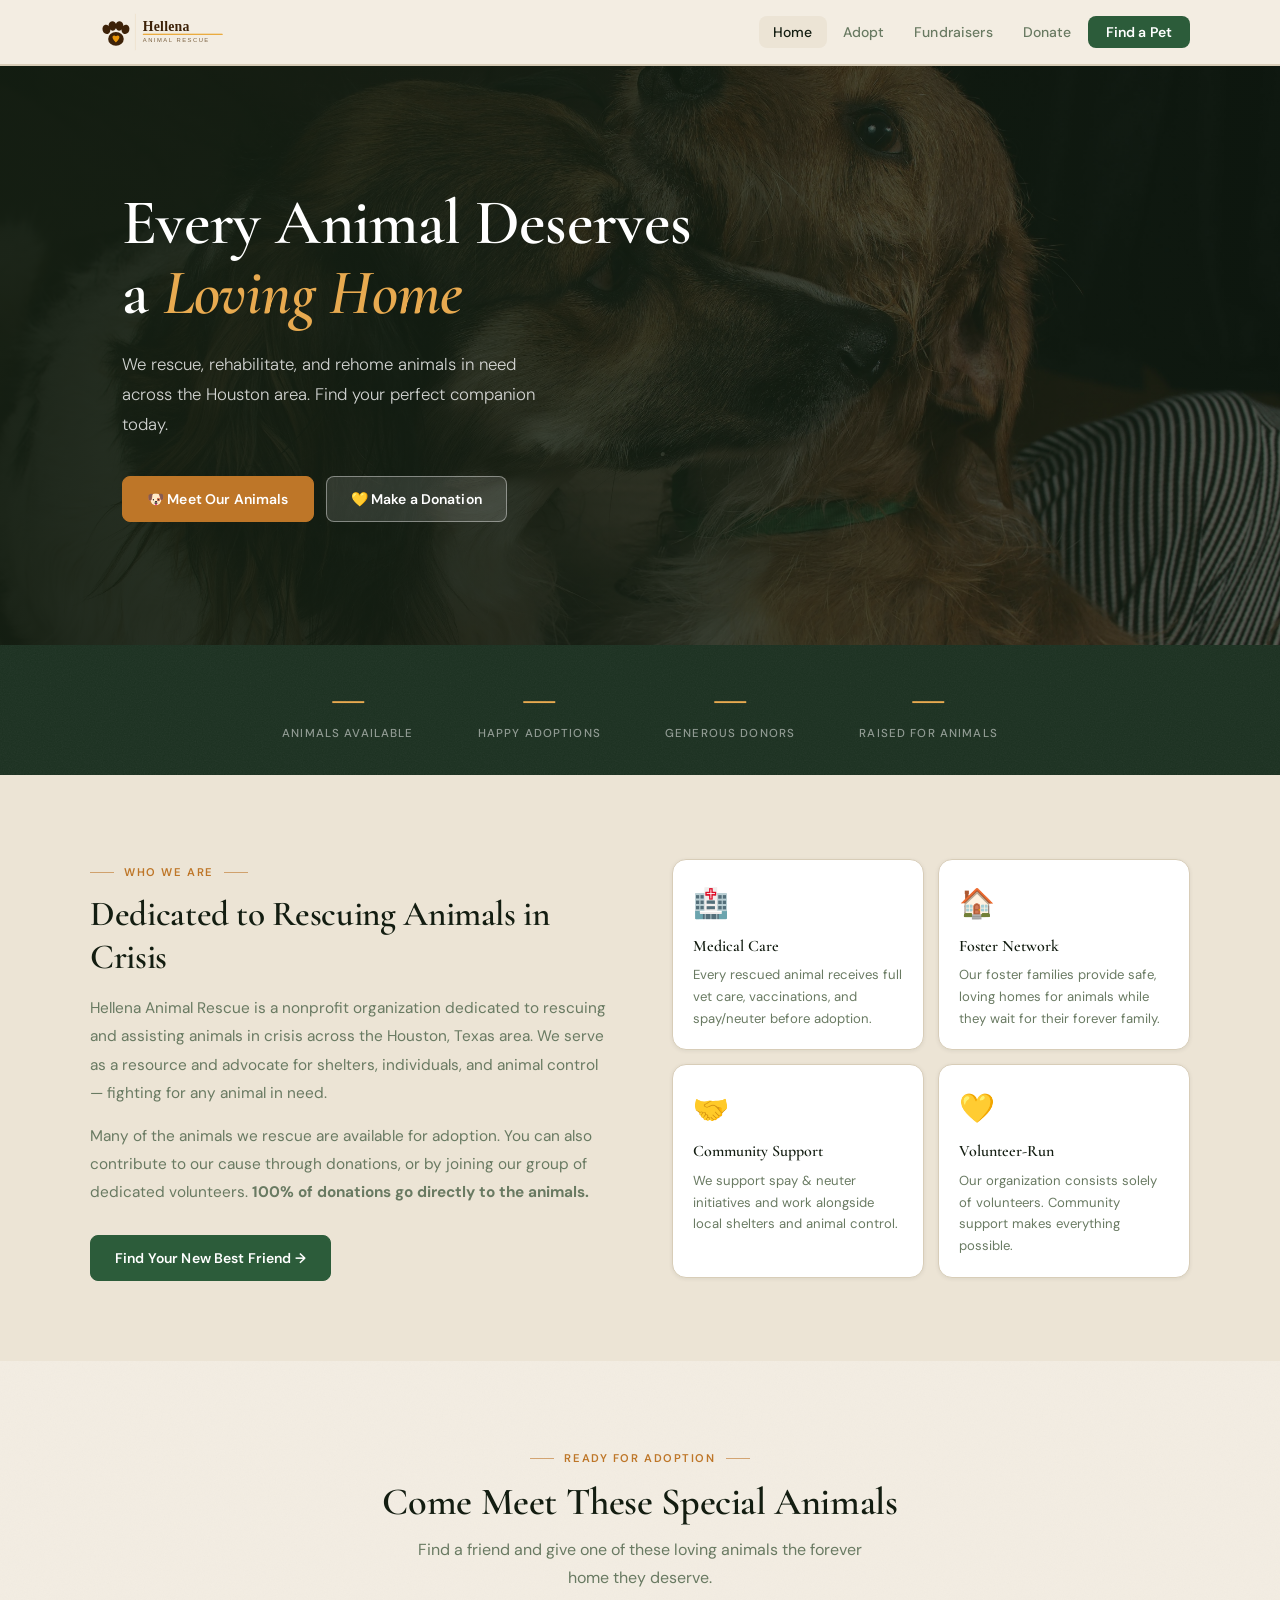
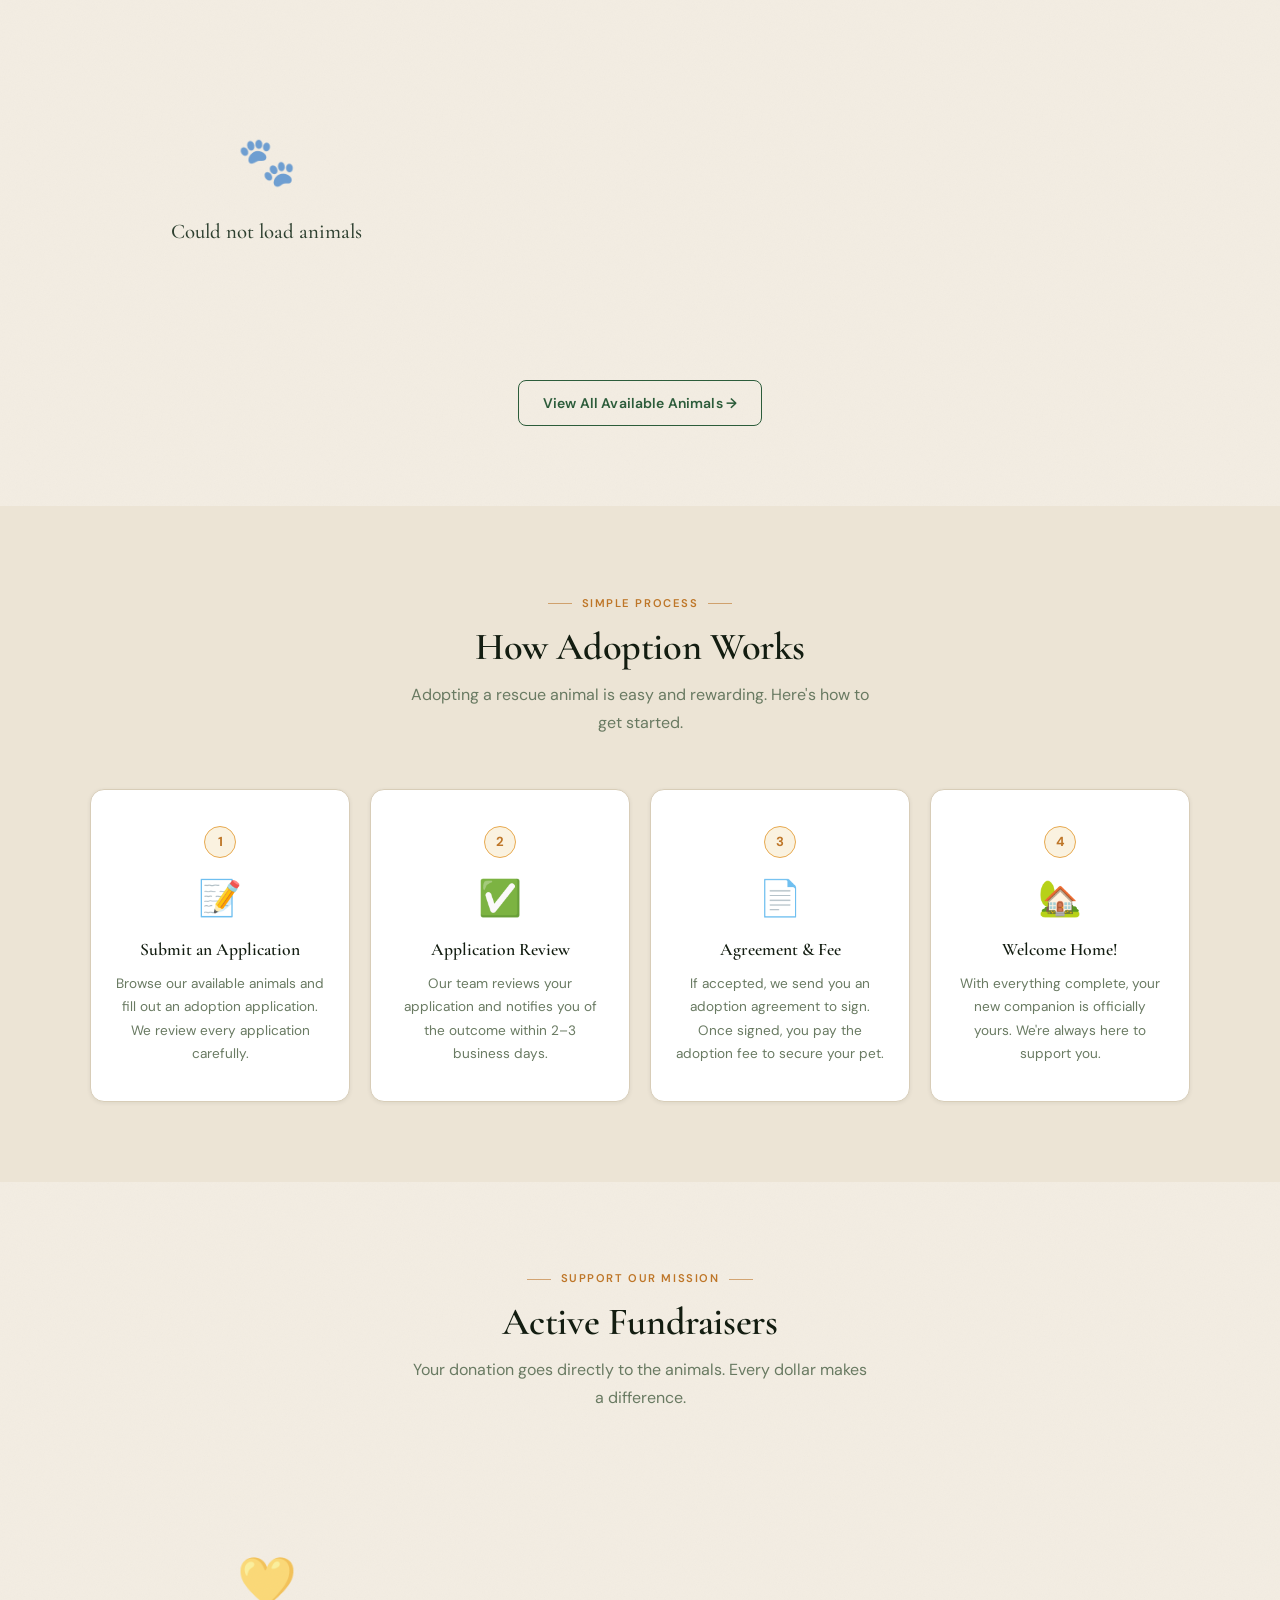
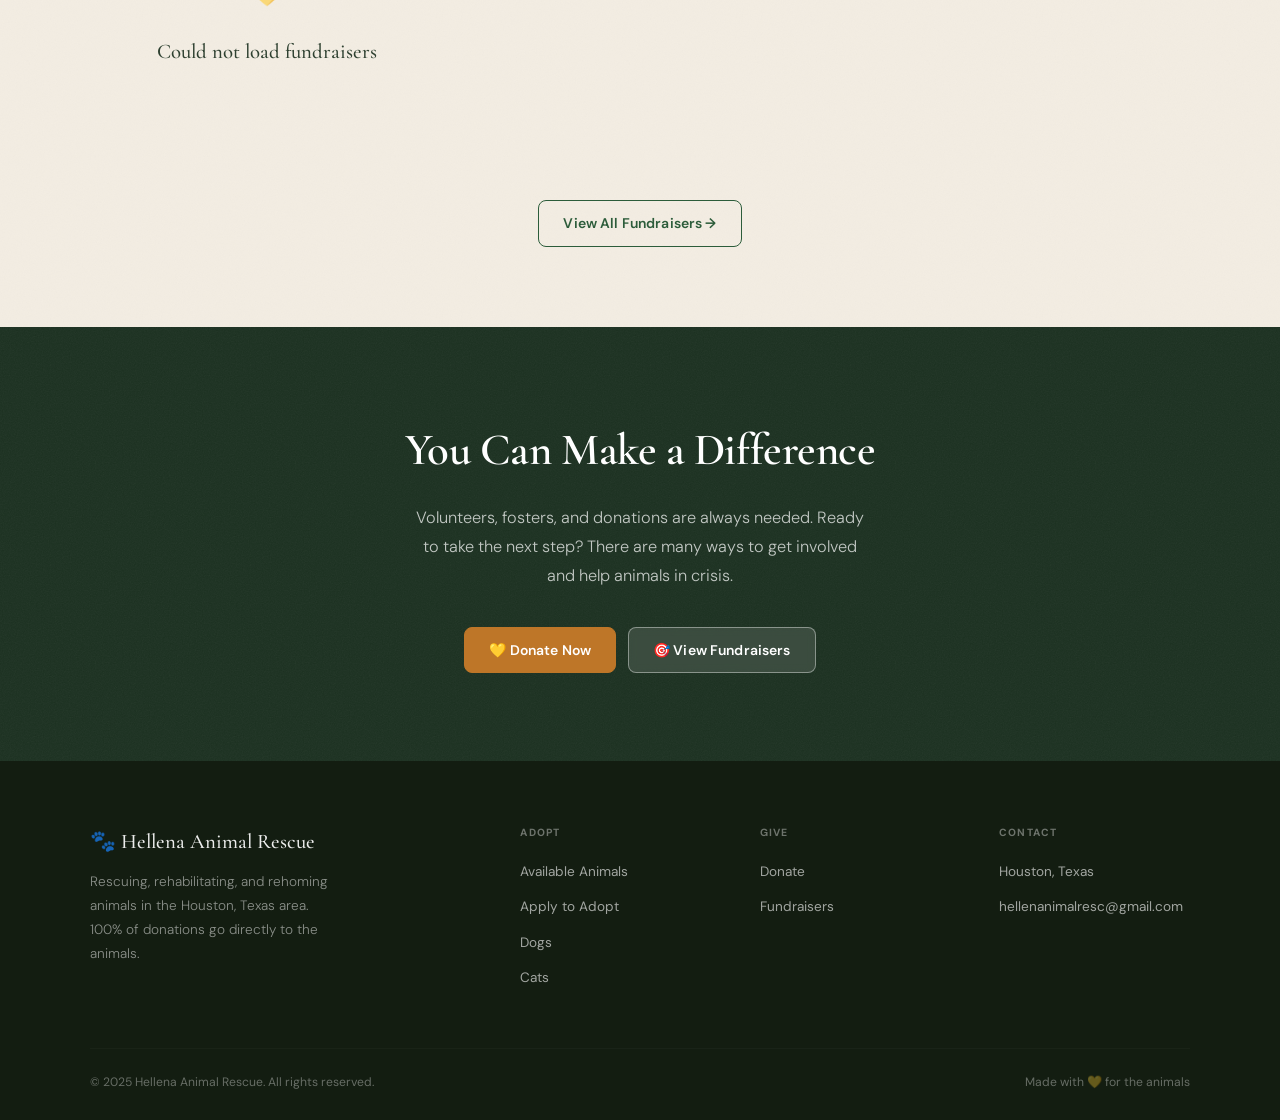
<file: index.html>
<!DOCTYPE html>
<html lang="en">
<head>
  <meta charset="UTF-8"/>
  <meta name="viewport" content="width=device-width, initial-scale=1.0"/>
  <title>Hellena Animal Rescue — Houston, Texas</title>
  <!-- Open Graph / Social Preview -->
  <meta property="og:type" content="website"/>
  <meta property="og:site_name" content="Hellena Animal Rescue"/>
  <meta property="og:url" content="https://animalresc.netlify.app/"/>
  <meta property="og:title" content="Hellena Animal Rescue — Houston, Texas"/>
  <meta property="og:description" content="Help us rescue and rehome animals in need. Every donation counts."/>
  <meta property="og:image" content="https://animalresc.netlify.app/dogs.jpg"/>
  <meta property="og:image:alt" content="Rescue dogs at Hellena Animal Rescue in Houston, Texas"/>
  <!-- Twitter Card -->
  <meta name="twitter:card" content="summary_large_image"/>
  <meta name="twitter:title" content="Hellena Animal Rescue — Houston, Texas"/>
  <meta name="twitter:description" content="Help us rescue and rehome animals in need. Every donation counts."/>
  <meta name="twitter:image" content="https://animalresc.netlify.app/dogs.jpg"/>
  <link rel="stylesheet" href="styles.css"/>
</head>
<body>

<!-- NAVBAR -->
<nav class="navbar">
  <div class="navbar-inner">
    <a href="index.html" class="navbar-logo">
      <img src="hellena-logo.svg" alt="Hellena Animal Rescue"/>
    </a>
    <button class="navbar-mobile-toggle" onclick="toggleNav()" aria-label="Menu">☰</button>
    <ul class="navbar-links" id="navLinks">
      <li><a href="index.html" class="active">Home</a></li>
      <li><a href="animals.html">Adopt</a></li>
      <li><a href="fundraisers.html">Fundraisers</a></li>
      <li><a href="donate.html">Donate</a></li>
      <li><a href="animals.html" class="btn-nav">Find a Pet</a></li>
    </ul>
  </div>
</nav>

<!-- HERO -->
<section class="hero">
  <img src="dogs.jpg" alt="Rescue dogs" class="hero-bg"/>
  <div class="hero-overlay"></div>
  <div class="hero-content">
    <h1>Every Animal Deserves a <em>Loving Home</em></h1>
    <p>We rescue, rehabilitate, and rehome animals in need across the Houston area. Find your perfect companion today.</p>
    <div class="hero-btns">
      <a href="animals.html" class="btn btn-primary">🐶 Meet Our Animals</a>
      <a href="donate.html" class="btn btn-secondary">💛 Make a Donation</a>
    </div>
  </div>
</section>

<!-- STATS BAR -->
<div class="stats-bar">
  <div class="stats-bar-inner">
    <div class="stat-item">
      <div class="num" id="stat-animals">—</div>
      <div class="label">Animals Available</div>
    </div>
    <div class="stat-item">
      <div class="num" id="stat-adopted">—</div>
      <div class="label">Happy Adoptions</div>
    </div>
    <div class="stat-item">
      <div class="num" id="stat-donors">—</div>
      <div class="label">Generous Donors</div>
    </div>
    <div class="stat-item">
      <div class="num" id="stat-raised">—</div>
      <div class="label">Raised for Animals</div>
    </div>
  </div>
</div>

<!-- ABOUT -->
<section class="section section-alt">
  <div class="section-inner">
    <div class="about-grid">
      <div class="about-text">
        <div class="section-eyebrow">Who We Are</div>
        <h2>Dedicated to Rescuing Animals in Crisis</h2>
        <p>Hellena Animal Rescue is a nonprofit organization dedicated to rescuing and assisting animals in crisis across the Houston, Texas area. We serve as a resource and advocate for shelters, individuals, and animal control — fighting for any animal in need.</p>
        <p>Many of the animals we rescue are available for adoption. You can also contribute to our cause through donations, or by joining our group of dedicated volunteers. <strong>100% of donations go directly to the animals.</strong></p>
        <a href="animals.html" class="btn btn-green">Find Your New Best Friend →</a>
      </div>
      <div class="about-cards">
        <div class="step-card about-card">
          <div class="card-icon">🏥</div>
          <h3>Medical Care</h3>
          <p>Every rescued animal receives full vet care, vaccinations, and spay/neuter before adoption.</p>
        </div>
        <div class="step-card about-card">
          <div class="card-icon">🏠</div>
          <h3>Foster Network</h3>
          <p>Our foster families provide safe, loving homes for animals while they wait for their forever family.</p>
        </div>
        <div class="step-card about-card">
          <div class="card-icon">🤝</div>
          <h3>Community Support</h3>
          <p>We support spay &amp; neuter initiatives and work alongside local shelters and animal control.</p>
        </div>
        <div class="step-card about-card">
          <div class="card-icon">💛</div>
          <h3>Volunteer-Run</h3>
          <p>Our organization consists solely of volunteers. Community support makes everything possible.</p>
        </div>
      </div>
    </div>
  </div>
</section>

<!-- FEATURED ANIMALS -->
<section class="section">
  <div class="section-inner">
    <div class="section-header">
      <div class="section-eyebrow">Ready for Adoption</div>
      <h2>Come Meet These Special Animals</h2>
      <p>Find a friend and give one of these loving animals the forever home they deserve.</p>
    </div>
    <div class="animals-grid" id="featured-animals">
      <div class="empty-state"><div class="icon">🐾</div><h3>Loading animals...</h3></div>
    </div>
    <div class="section-footer">
      <a href="animals.html" class="btn btn-outline">View All Available Animals →</a>
    </div>
  </div>
</section>

<!-- HOW IT WORKS -->
<section class="section section-alt">
  <div class="section-inner">
    <div class="section-header">
      <div class="section-eyebrow">Simple Process</div>
      <h2>How Adoption Works</h2>
      <p>Adopting a rescue animal is easy and rewarding. Here's how to get started.</p>
    </div>
    <div class="steps-grid">
      <div class="step-card">
        <div class="step-num">1</div>
        <div class="step-icon">📝</div>
        <h3>Submit an Application</h3>
        <p>Browse our available animals and fill out an adoption application. We review every application carefully.</p>
      </div>
      <div class="step-card">
        <div class="step-num">2</div>
        <div class="step-icon">✅</div>
        <h3>Application Review</h3>
        <p>Our team reviews your application and notifies you of the outcome within 2–3 business days.</p>
      </div>
      <div class="step-card">
        <div class="step-num">3</div>
        <div class="step-icon">📄</div>
        <h3>Agreement &amp; Fee</h3>
        <p>If accepted, we send you an adoption agreement to sign. Once signed, you pay the adoption fee to secure your pet.</p>
      </div>
      <div class="step-card">
        <div class="step-num">4</div>
        <div class="step-icon">🏡</div>
        <h3>Welcome Home!</h3>
        <p>With everything complete, your new companion is officially yours. We're always here to support you.</p>
      </div>
    </div>
  </div>
</section>

<!-- ACTIVE FUNDRAISERS -->
<section class="section">
  <div class="section-inner">
    <div class="section-header">
      <div class="section-eyebrow">Support Our Mission</div>
      <h2>Active Fundraisers</h2>
      <p>Your donation goes directly to the animals. Every dollar makes a difference.</p>
    </div>
    <div class="fundraisers-grid" id="featured-fundraisers">
      <div class="empty-state"><div class="icon">💛</div><h3>Loading fundraisers...</h3></div>
    </div>
    <div class="section-footer">
      <a href="fundraisers.html" class="btn btn-outline">View All Fundraisers →</a>
    </div>
  </div>
</section>

<!-- CTA -->
<section class="cta-section">
  <h2>You Can Make a Difference</h2>
  <p>Volunteers, fosters, and donations are always needed. Ready to take the next step? There are many ways to get involved and help animals in crisis.</p>
  <div class="cta-btns">
    <a href="donate.html" class="btn btn-primary">💛 Donate Now</a>
    <a href="fundraisers.html" class="btn btn-secondary">🎯 View Fundraisers</a>
  </div>
</section>

<!-- FOOTER -->
<footer class="footer">
  <div class="footer-inner">
    <div class="footer-grid">
      <div class="footer-brand">
        <h3>🐾 Hellena Animal Rescue</h3>
        <p>Rescuing, rehabilitating, and rehoming animals in the Houston, Texas area. 100% of donations go directly to the animals.</p>
      </div>
      <div class="footer-col">
        <h4>Adopt</h4>
        <ul>
          <li><a href="animals.html">Available Animals</a></li>
          <li><a href="adopt.html">Apply to Adopt</a></li>
          <li><a href="animals.html">Dogs</a></li>
          <li><a href="animals.html">Cats</a></li>
        </ul>
      </div>
      <div class="footer-col">
        <h4>Give</h4>
        <ul>
          <li><a href="donate.html">Donate</a></li>
          <li><a href="fundraisers.html">Fundraisers</a></li>
        </ul>
      </div>
      <div class="footer-col">
        <h4>Contact</h4>
        <ul>
          <li><a href="#">Houston, Texas</a></li>
          <li><a href="mailto:hellenanimalresc@gmail.com">hellenanimalresc@gmail.com</a></li>
        </ul>
      </div>
    </div>
    <div class="footer-bottom">
      <span>© 2025 Hellena Animal Rescue. All rights reserved.</span>
      <span>Made with 💛 for the animals</span>
    </div>
  </div>
</footer>

<script>
  const SUPABASE_URL = 'https://avotknggpqstmnegokfh.supabase.co';
  const SUPABASE_KEY = 'eyJhbGciOiJIUzI1NiIsInR5cCI6IkpXVCJ9.eyJpc3MiOiJzdXBhYmFzZSIsInJlZiI6ImF2b3RrbmdncHFzdG1uZWdva2ZoIiwicm9sZSI6ImFub24iLCJpYXQiOjE3NzM2NTUwOTgsImV4cCI6MjA4OTIzMTA5OH0.8SeT9EVITgZXSGzmqMvWZFWmwpzuTyWRQZHFKt7EO_M';

  const headers = { 'apikey': SUPABASE_KEY, 'Authorization': 'Bearer ' + SUPABASE_KEY };

  function toggleNav() {
    document.getElementById('navLinks').classList.toggle('open');
  }

  function animalCardHTML(a) {
    const img = a.photo_url
      ? `<img src="${a.photo_url}" alt="${a.name}"/>`
      : `🐾`;
    const traits = [];
    if (a.vaccinated) traits.push('Vaccinated');
    if (a.neutered) traits.push('Neutered');
    if (a.good_with_kids) traits.push('Good w/ Kids');
    if (a.good_with_dogs) traits.push('Good w/ Dogs');
    if (a.special_needs) traits.push('Special Needs');
    return `
      <div class="animal-card">
        <div class="animal-card-img">
          ${img}
          <span class="status-badge badge badge-${a.status}">${a.status}</span>
        </div>
        <div class="animal-card-body">
          <div class="animal-card-name">${a.name}</div>
          <div class="animal-card-meta">${[a.breed, a.age, a.gender, a.size].filter(Boolean).join(' · ')}</div>
          <p class="animal-card-desc">${a.description || ''}</p>
          ${traits.length ? `<div class="animal-card-traits">${traits.map(t => `<span class="trait-chip">${t}</span>`).join('')}</div>` : ''}
          <div class="animal-card-footer">
            <a href="adopt.html?animal=${a.id}&name=${encodeURIComponent(a.name)}" class="btn btn-green btn-sm btn-full">Apply to Adopt</a>
          </div>
        </div>
      </div>`;
  }

  async function loadFeaturedAnimals() {
    try {
      const [res, countRes] = await Promise.all([
        fetch(SUPABASE_URL + '/rest/v1/animals?status=eq.available&limit=3&order=created_at.desc', { headers }),
        fetch(SUPABASE_URL + '/rest/v1/animals?status=eq.available&select=id', { headers: { ...headers, 'Prefer': 'count=exact' }, method: 'HEAD' }),
      ]);
      const data = await res.json();
      const total = parseInt(countRes.headers.get('content-range')?.split('/')[1] || '0', 10);
      const el = document.getElementById('featured-animals');
      if (!data || data.length === 0) {
        el.innerHTML = `<div class="empty-state"><div class="icon">🐾</div><h3>No animals listed yet</h3><p>Check back soon!</p></div>`;
        document.getElementById('stat-animals').textContent = '0';
        return;
      }
      el.innerHTML = data.map(animalCardHTML).join('');
      document.getElementById('stat-animals').textContent = total > 0 ? total + '+' : data.length;
    } catch(e) {
      document.getElementById('featured-animals').innerHTML = `<div class="empty-state"><div class="icon">🐾</div><h3>Could not load animals</h3></div>`;
    }
  }

  async function loadFeaturedFundraisers() {
    try {
      const res = await fetch(SUPABASE_URL + '/rest/v1/fundraisers?status=eq.active&limit=3&order=created_at.desc', { headers });
      const data = await res.json();
      const el = document.getElementById('featured-fundraisers');
      if (!data || data.length === 0) {
        el.innerHTML = `<div class="empty-state"><div class="icon">💛</div><h3>No active fundraisers</h3><p>Check back soon!</p></div>`;
        return;
      }
      el.innerHTML = data.map(fundraiserCardHTML).join('');
      setTimeout(() => {
        data.forEach(f => {
          const pct = Math.min((f.raised / f.goal) * 100, 100);
          const bar = document.getElementById('bar-' + f.id);
          if (bar) bar.style.width = pct + '%';
        });
      }, 100);
    } catch(e) {
      document.getElementById('featured-fundraisers').innerHTML = `<div class="empty-state"><div class="icon">💛</div><h3>Could not load fundraisers</h3></div>`;
    }
  }

  function fundraiserCardHTML(f) {
    const img = f.image_url ? `<img src="${f.image_url}" alt="${f.title}"/>` : `💛`;
    return `
      <div class="fundraiser-card">
        <div class="fundraiser-card-img">${img}</div>
        <div class="fundraiser-card-body">
          <div class="fundraiser-card-title">${f.title}</div>
          ${f.organizer_name ? `<div class="fundraiser-card-by">by ${f.organizer_name}</div>` : ''}
          <p class="fundraiser-card-desc">${f.description || ''}</p>
          <div class="progress-bar-bg"><div class="progress-bar-fill" id="bar-${f.id}"></div></div>
          <div class="fundraiser-stats">
            <span class="raised">$${(f.raised || 0).toLocaleString()} raised</span>
            <span class="goal">Goal: $${(f.goal || 0).toLocaleString()}</span>
          </div>
          <a href="fundraisers.html" class="btn btn-primary btn-sm btn-full">Donate to This</a>
        </div>
      </div>`;
  }

  async function loadDonationStats() {
    try {
      const res = await fetch(SUPABASE_URL + '/rest/v1/donation_stats?id=eq.1', { headers });
      const data = await res.json();
      if (data && data[0]) {
        document.getElementById('stat-donors').textContent = data[0].donor_count;
        document.getElementById('stat-raised').textContent = '$' + parseFloat(data[0].total_raised).toLocaleString();
      }
    } catch(e) {}
  }

  async function loadAdoptedCount() {
    try {
      const res = await fetch(SUPABASE_URL + '/rest/v1/animals?status=eq.adopted&select=id', { headers });
      const data = await res.json();
      document.getElementById('stat-adopted').textContent = data ? data.length : 0;
    } catch(e) {}
  }

  loadFeaturedAnimals();
  loadFeaturedFundraisers();
  loadDonationStats();
  loadAdoptedCount();
</script>
</body>
</html>
</file>
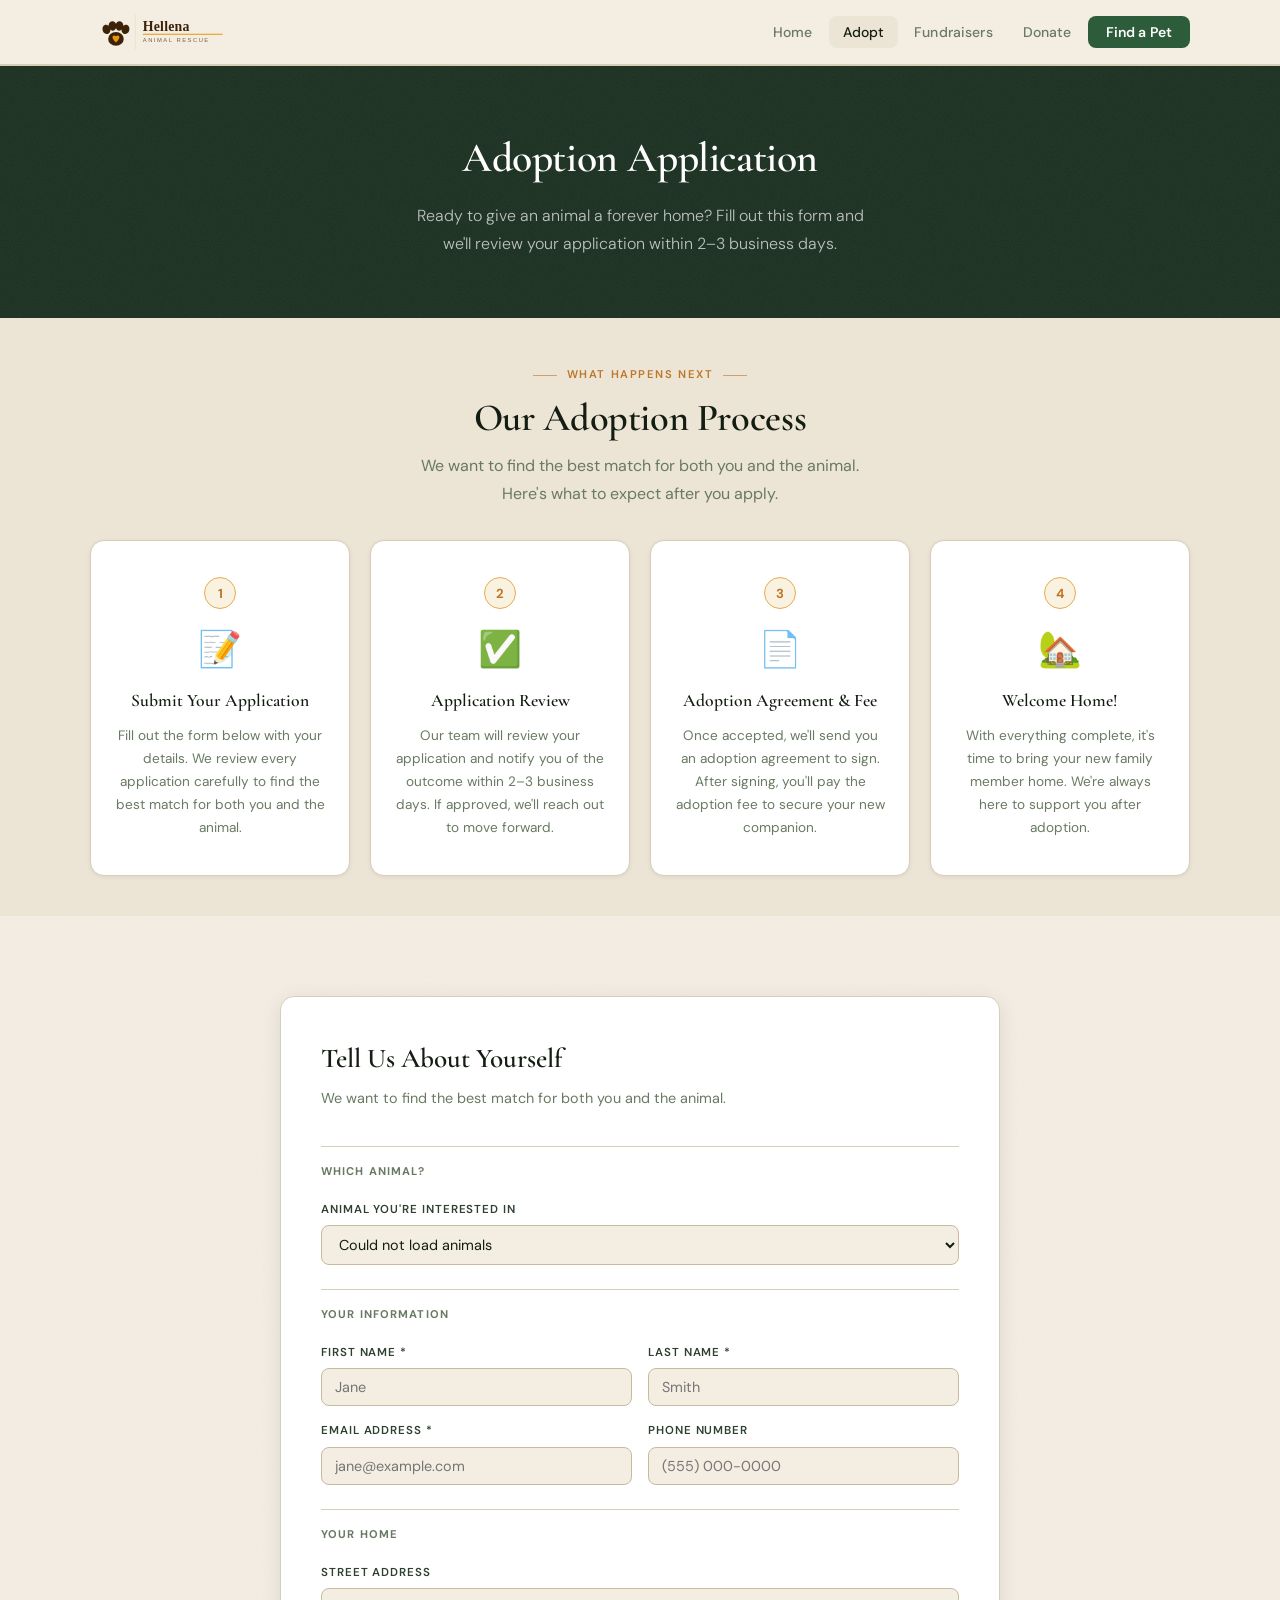
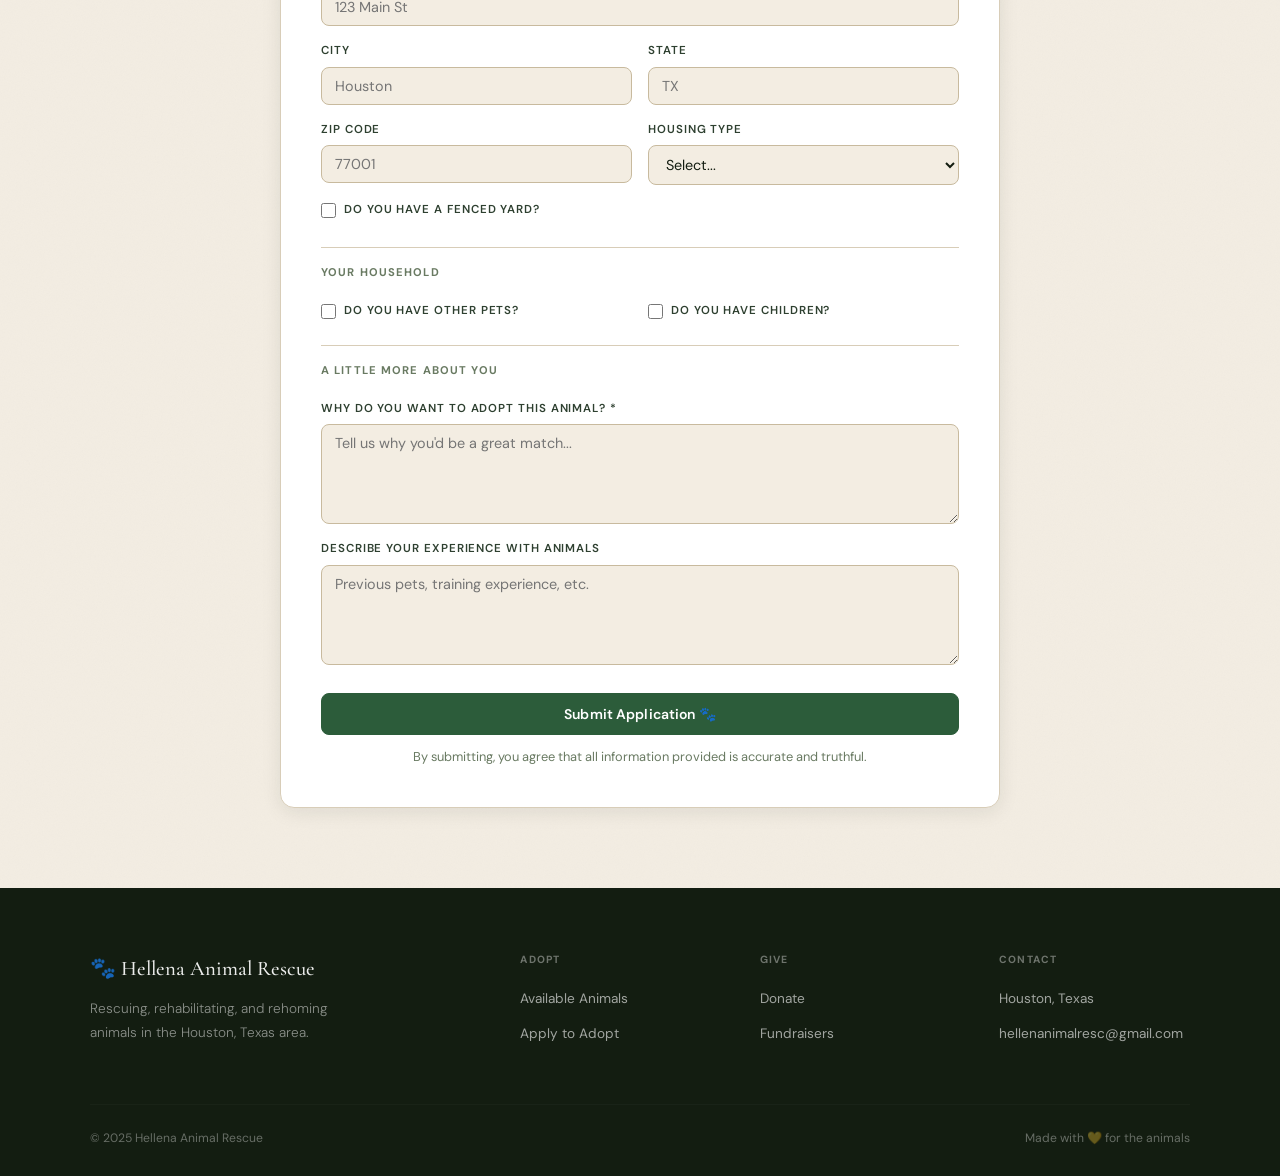
<file: adopt.html>
<!DOCTYPE html>
<html lang="en">
<head>
  <meta charset="UTF-8"/>
  <meta name="viewport" content="width=device-width, initial-scale=1.0"/>
  <title>Apply to Adopt — Hellena Animal Rescue</title>
  <!-- Open Graph / Social Preview -->
  <meta property="og:type" content="website"/>
  <meta property="og:site_name" content="Hellena Animal Rescue"/>
  <meta property="og:url" content="https://animalresc.netlify.app/adopt.html"/>
  <meta property="og:title" content="Apply to Adopt — Hellena Animal Rescue"/>
  <meta property="og:description" content="Ready to give an animal a forever home? Submit your adoption application and we'll be in touch within 2–3 business days."/>
  <meta property="og:image" content="https://animalresc.netlify.app/dogs.jpg"/>
  <meta property="og:image:alt" content="Rescue dogs at Hellena Animal Rescue in Houston, Texas"/>
  <!-- Twitter Card -->
  <meta name="twitter:card" content="summary_large_image"/>
  <meta name="twitter:title" content="Apply to Adopt — Hellena Animal Rescue"/>
  <meta name="twitter:description" content="Ready to give an animal a forever home? Submit your adoption application and we'll be in touch within 2–3 business days."/>
  <meta name="twitter:image" content="https://animalresc.netlify.app/dogs.jpg"/>
  <link rel="stylesheet" href="styles.css"/>
</head>
<body>

<!-- NAVBAR -->
<nav class="navbar">
  <div class="navbar-inner">
    <a href="index.html" class="navbar-logo"><img src="hellena-logo.svg" alt="Hellena Animal Rescue"/></a>
    <button class="navbar-mobile-toggle" onclick="document.getElementById('navLinks').classList.toggle('open')">☰</button>
    <ul class="navbar-links" id="navLinks">
      <li><a href="index.html">Home</a></li>
      <li><a href="animals.html" class="active">Adopt</a></li>
      <li><a href="fundraisers.html">Fundraisers</a></li>
      <li><a href="donate.html">Donate</a></li>
      <li><a href="animals.html" class="btn-nav">Find a Pet</a></li>
    </ul>
  </div>
</nav>

<!-- PAGE HERO -->
<div class="page-hero">
  <h1>Adoption Application</h1>
  <p>Ready to give an animal a forever home? Fill out this form and we'll review your application within 2–3 business days.</p>
</div>

<!-- WHAT TO EXPECT -->
<section class="section section-alt" style="padding:40px 24px;">
  <div class="section-inner">
    <div class="section-header" style="margin-bottom:32px;">
      <div class="section-eyebrow">What Happens Next</div>
      <h2>Our Adoption Process</h2>
      <p>We want to find the best match for both you and the animal. Here's what to expect after you apply.</p>
    </div>
    <div class="steps-grid">
      <div class="step-card">
        <div class="step-num">1</div>
        <div class="step-icon">📝</div>
        <h3>Submit Your Application</h3>
        <p>Fill out the form below with your details. We review every application carefully to find the best match for both you and the animal.</p>
      </div>
      <div class="step-card">
        <div class="step-num">2</div>
        <div class="step-icon">✅</div>
        <h3>Application Review</h3>
        <p>Our team will review your application and notify you of the outcome within 2–3 business days. If approved, we'll reach out to move forward.</p>
      </div>
      <div class="step-card">
        <div class="step-num">3</div>
        <div class="step-icon">📄</div>
        <h3>Adoption Agreement &amp; Fee</h3>
        <p>Once accepted, we'll send you an adoption agreement to sign. After signing, you'll pay the adoption fee to secure your new companion.</p>
      </div>
      <div class="step-card">
        <div class="step-num">4</div>
        <div class="step-icon">🏡</div>
        <h3>Welcome Home!</h3>
        <p>With everything complete, it's time to bring your new family member home. We're always here to support you after adoption.</p>
      </div>
    </div>
  </div>
</section>

<!-- FORM -->
<section class="section">
  <div class="section-inner">
    <div id="success-msg" class="alert alert-success" style="display:none;max-width:720px;margin:0 auto 24px;">
      🎉 Thank you! Your application has been submitted. We'll review it and reach out within 2–3 business days. If accepted, we'll send you an adoption agreement and payment details.
    </div>
    <div id="error-msg" class="alert alert-error" style="display:none;max-width:720px;margin:0 auto 24px;"></div>

    <form class="form-section" id="adoptForm" action="https://formspree.io/f/xeerwzod" method="POST" onsubmit="submitApplication(event)">

      <!-- Formspree hidden fields -->
      <input type="hidden" name="_subject" value="New Adoption Application — Hellena Animal Rescue"/>
      <input type="hidden" name="_replyto" id="replyto" value=""/>
      <input type="hidden" name="name" id="fullName" value=""/>
      <input type="hidden" name="interest" value="Adopt"/>

      <h2>Tell Us About Yourself</h2>
      <p class="sub">We want to find the best match for both you and the animal.</p>

      <div class="form-grid">
        <!-- Animal selection -->
        <div class="form-divider">Which Animal?</div>

        <div class="form-group full">
          <label for="animalSelect">Animal You're Interested In</label>
          <select class="form-select" id="animalSelect" name="animal" required>
            <option value="">Loading animals...</option>
          </select>
        </div>

        <!-- Personal info -->
        <div class="form-divider">Your Information</div>

        <div class="form-group">
          <label for="firstName">First Name *</label>
          <input type="text" class="form-input" id="firstName" name="first_name" required placeholder="Jane"/>
        </div>
        <div class="form-group">
          <label for="lastName">Last Name *</label>
          <input type="text" class="form-input" id="lastName" name="last_name" required placeholder="Smith"/>
        </div>
        <div class="form-group">
          <label for="email">Email Address *</label>
          <input type="email" class="form-input" id="email" name="email" required placeholder="jane@example.com"/>
        </div>
        <div class="form-group">
          <label for="phone">Phone Number</label>
          <input type="tel" class="form-input" id="phone" name="phone" placeholder="(555) 000-0000"/>
        </div>

        <!-- Address -->
        <div class="form-divider">Your Home</div>

        <div class="form-group full">
          <label for="address">Street Address</label>
          <input type="text" class="form-input" id="address" name="address" placeholder="123 Main St"/>
        </div>
        <div class="form-group">
          <label for="city">City</label>
          <input type="text" class="form-input" id="city" name="city" placeholder="Houston"/>
        </div>
        <div class="form-group">
          <label for="state">State</label>
          <input type="text" class="form-input" id="state" name="state" placeholder="TX"/>
        </div>
        <div class="form-group">
          <label for="zip">ZIP Code</label>
          <input type="text" class="form-input" id="zip" name="zip" placeholder="77001"/>
        </div>
        <div class="form-group">
          <label for="housingType">Housing Type</label>
          <select class="form-select" id="housingType" name="housing_type">
            <option value="">Select...</option>
            <option value="house">House</option>
            <option value="apartment">Apartment</option>
            <option value="condo">Condo/Townhouse</option>
            <option value="other">Other</option>
          </select>
        </div>
        <div class="form-group" style="justify-content:flex-end;padding-bottom:4px;">
          <label class="form-check">
            <input type="checkbox" id="hasYard" name="has_yard"/> Do you have a fenced yard?
          </label>
        </div>

        <!-- Household -->
        <div class="form-divider">Your Household</div>

        <div class="form-group">
          <label class="form-check">
            <input type="checkbox" id="hasPets" onchange="togglePetDetails()"/> Do you have other pets?
          </label>
        </div>
        <div class="form-group">
          <label class="form-check">
            <input type="checkbox" id="hasChildren" onchange="toggleChildrenAges()"/> Do you have children?
          </label>
        </div>
        <div class="form-group full" id="petDetailsGroup" style="display:none;">
          <label for="petDetails">Tell us about your other pets</label>
          <input type="text" class="form-input" id="petDetails" name="pet_details" placeholder="e.g., 2 cats, 1 friendly lab mix"/>
        </div>
        <div class="form-group full" id="childrenAgesGroup" style="display:none;">
          <label for="childrenAges">Children's ages</label>
          <input type="text" class="form-input" id="childrenAges" name="children_ages" placeholder="e.g., 4, 8, 12"/>
        </div>

        <!-- About you -->
        <div class="form-divider">A Little More About You</div>

        <div class="form-group full">
          <label for="reason">Why do you want to adopt this animal? *</label>
          <textarea class="form-textarea" id="reason" name="message" required placeholder="Tell us why you'd be a great match..."></textarea>
        </div>
        <div class="form-group full">
          <label for="experience">Describe your experience with animals</label>
          <textarea class="form-textarea" id="experience" name="experience" placeholder="Previous pets, training experience, etc."></textarea>
        </div>
      </div>

      <div style="margin-top:28px;">
        <button type="submit" class="btn btn-green btn-full" id="submitBtn">
          Submit Application 🐾
        </button>
      </div>
      <p style="text-align:center;font-size:0.8rem;color:var(--text-muted);margin-top:12px;">
        By submitting, you agree that all information provided is accurate and truthful.
      </p>
    </form>
  </div>
</section>

<!-- FOOTER -->
<footer class="footer">
  <div class="footer-inner">
    <div class="footer-grid">
      <div class="footer-brand">
        <h3>🐾 Hellena Animal Rescue</h3>
        <p>Rescuing, rehabilitating, and rehoming animals in the Houston, Texas area.</p>
      </div>
      <div class="footer-col"><h4>Adopt</h4><ul><li><a href="animals.html">Available Animals</a></li><li><a href="adopt.html">Apply to Adopt</a></li></ul></div>
      <div class="footer-col"><h4>Give</h4><ul><li><a href="donate.html">Donate</a></li><li><a href="fundraisers.html">Fundraisers</a></li></ul></div>
      <div class="footer-col"><h4>Contact</h4><ul><li><a href="#">Houston, Texas</a></li><li><a href="mailto:hellenanimalresc@gmail.com">hellenanimalresc@gmail.com</a></li></ul></div>
    </div>
    <div class="footer-bottom">
      <span>© 2025 Hellena Animal Rescue</span>
      <span>Made with 💛 for the animals</span>
    </div>
  </div>
</footer>

<script>
  const SUPABASE_URL = 'https://avotknggpqstmnegokfh.supabase.co';
  const SUPABASE_KEY = 'eyJhbGciOiJIUzI1NiIsInR5cCI6IkpXVCJ9.eyJpc3MiOiJzdXBhYmFzZSIsInJlZiI6ImF2b3RrbmdncHFzdG1uZWdva2ZoIiwicm9sZSI6ImFub24iLCJpYXQiOjE3NzM2NTUwOTgsImV4cCI6MjA4OTIzMTA5OH0.8SeT9EVITgZXSGzmqMvWZFWmwpzuTyWRQZHFKt7EO_M';
  const headers = { 'apikey': SUPABASE_KEY, 'Authorization': 'Bearer ' + SUPABASE_KEY, 'Content-Type': 'application/json' };

  function togglePetDetails() {
    document.getElementById('petDetailsGroup').style.display = document.getElementById('hasPets').checked ? 'flex' : 'none';
  }
  function toggleChildrenAges() {
    document.getElementById('childrenAgesGroup').style.display = document.getElementById('hasChildren').checked ? 'flex' : 'none';
  }

  async function loadAnimals() {
    try {
      const res = await fetch(SUPABASE_URL + '/rest/v1/animals?status=eq.available&order=created_at.desc', {
        headers: { 'apikey': SUPABASE_KEY, 'Authorization': 'Bearer ' + SUPABASE_KEY }
      });
      const animals = await res.json();
      const sel = document.getElementById('animalSelect');

      const params = new URLSearchParams(window.location.search);
      const preId = params.get('animal');

      if (!animals || animals.length === 0) {
        sel.innerHTML = '<option value="">No animals currently available</option>';
        return;
      }

      sel.innerHTML = '<option value="">-- Select an animal --</option>' +
        animals.map(a => `<option value="${a.id}" ${a.id === preId ? 'selected' : ''}>${a.name} (${[a.species, a.breed, a.age].filter(Boolean).join(', ')})</option>`).join('');
    } catch(e) {
      document.getElementById('animalSelect').innerHTML = '<option value="">Could not load animals</option>';
    }
  }

  async function submitApplication(e) {
    e.preventDefault();
    const btn = document.getElementById('submitBtn');
    btn.disabled = true;
    btn.textContent = 'Submitting...';

    const animalSel = document.getElementById('animalSelect');
    const animalId = animalSel.value;
    const animalName = animalSel.options[animalSel.selectedIndex]?.text.split(' (')[0] || '';
    const applicantName = (document.getElementById('firstName').value + ' ' + document.getElementById('lastName').value).trim();
    const email = document.getElementById('email').value;

    document.getElementById('fullName').value = applicantName;
    document.getElementById('replyto').value = email;

    const payload = {
      animal_id: animalId || null,
      animal_name: animalName,
      applicant_name: applicantName,
      email,
      phone: document.getElementById('phone').value,
      address: document.getElementById('address').value,
      city: document.getElementById('city').value,
      state: document.getElementById('state').value,
      zip: document.getElementById('zip').value,
      housing_type: document.getElementById('housingType').value,
      has_yard: document.getElementById('hasYard').checked,
      has_pets: document.getElementById('hasPets').checked,
      pet_details: document.getElementById('petDetails').value,
      has_children: document.getElementById('hasChildren').checked,
      children_ages: document.getElementById('childrenAges').value,
      reason: document.getElementById('reason').value,
      experience: document.getElementById('experience').value,
    };

    const formspreePayload = {
      name: applicantName,
      email,
      phone: payload.phone,
      animal: animalName,
      interest: 'Adopt',
      message: [
        payload.reason ? `Why adopting:\n${payload.reason}` : '',
        payload.experience ? `Animal experience:\n${payload.experience}` : '',
        payload.housing_type ? `Housing: ${payload.housing_type}` : '',
        payload.has_yard ? 'Has fenced yard: Yes' : '',
        payload.has_pets ? `Has other pets: ${payload.pet_details || 'Yes'}` : '',
        payload.has_children ? `Has children (ages: ${payload.children_ages || 'N/A'})` : '',
        payload.address ? `Address: ${payload.address}, ${payload.city}, ${payload.state} ${payload.zip}` : '',
      ].filter(Boolean).join('\n\n'),
      _subject: 'New Adoption Application — Hellena Animal Rescue',
      _replyto: email,
    };

    try {
      await Promise.all([
        fetch(SUPABASE_URL + '/rest/v1/adoption_applications', {
          method: 'POST',
          headers,
          body: JSON.stringify(payload)
        }).then(res => {
          if (!res.ok && res.status !== 201) return res.json().then(err => { throw new Error(err.message || 'Submission failed'); });
        }),
        fetch('https://formspree.io/f/xeerwzod', {
          method: 'POST',
          headers: { 'Content-Type': 'application/json', 'Accept': 'application/json' },
          body: JSON.stringify(formspreePayload)
        }),
      ]);

      document.getElementById('adoptForm').style.display = 'none';
      document.getElementById('success-msg').style.display = 'block';
      window.scrollTo({ top: 0, behavior: 'smooth' });
    } catch(err) {
      document.getElementById('error-msg').textContent = '⚠️ ' + err.message + '. Please try again.';
      document.getElementById('error-msg').style.display = 'block';
      btn.disabled = false;
      btn.textContent = 'Submit Application 🐾';
    }
  }

  loadAnimals();
</script>
</body>
</html>
</file>
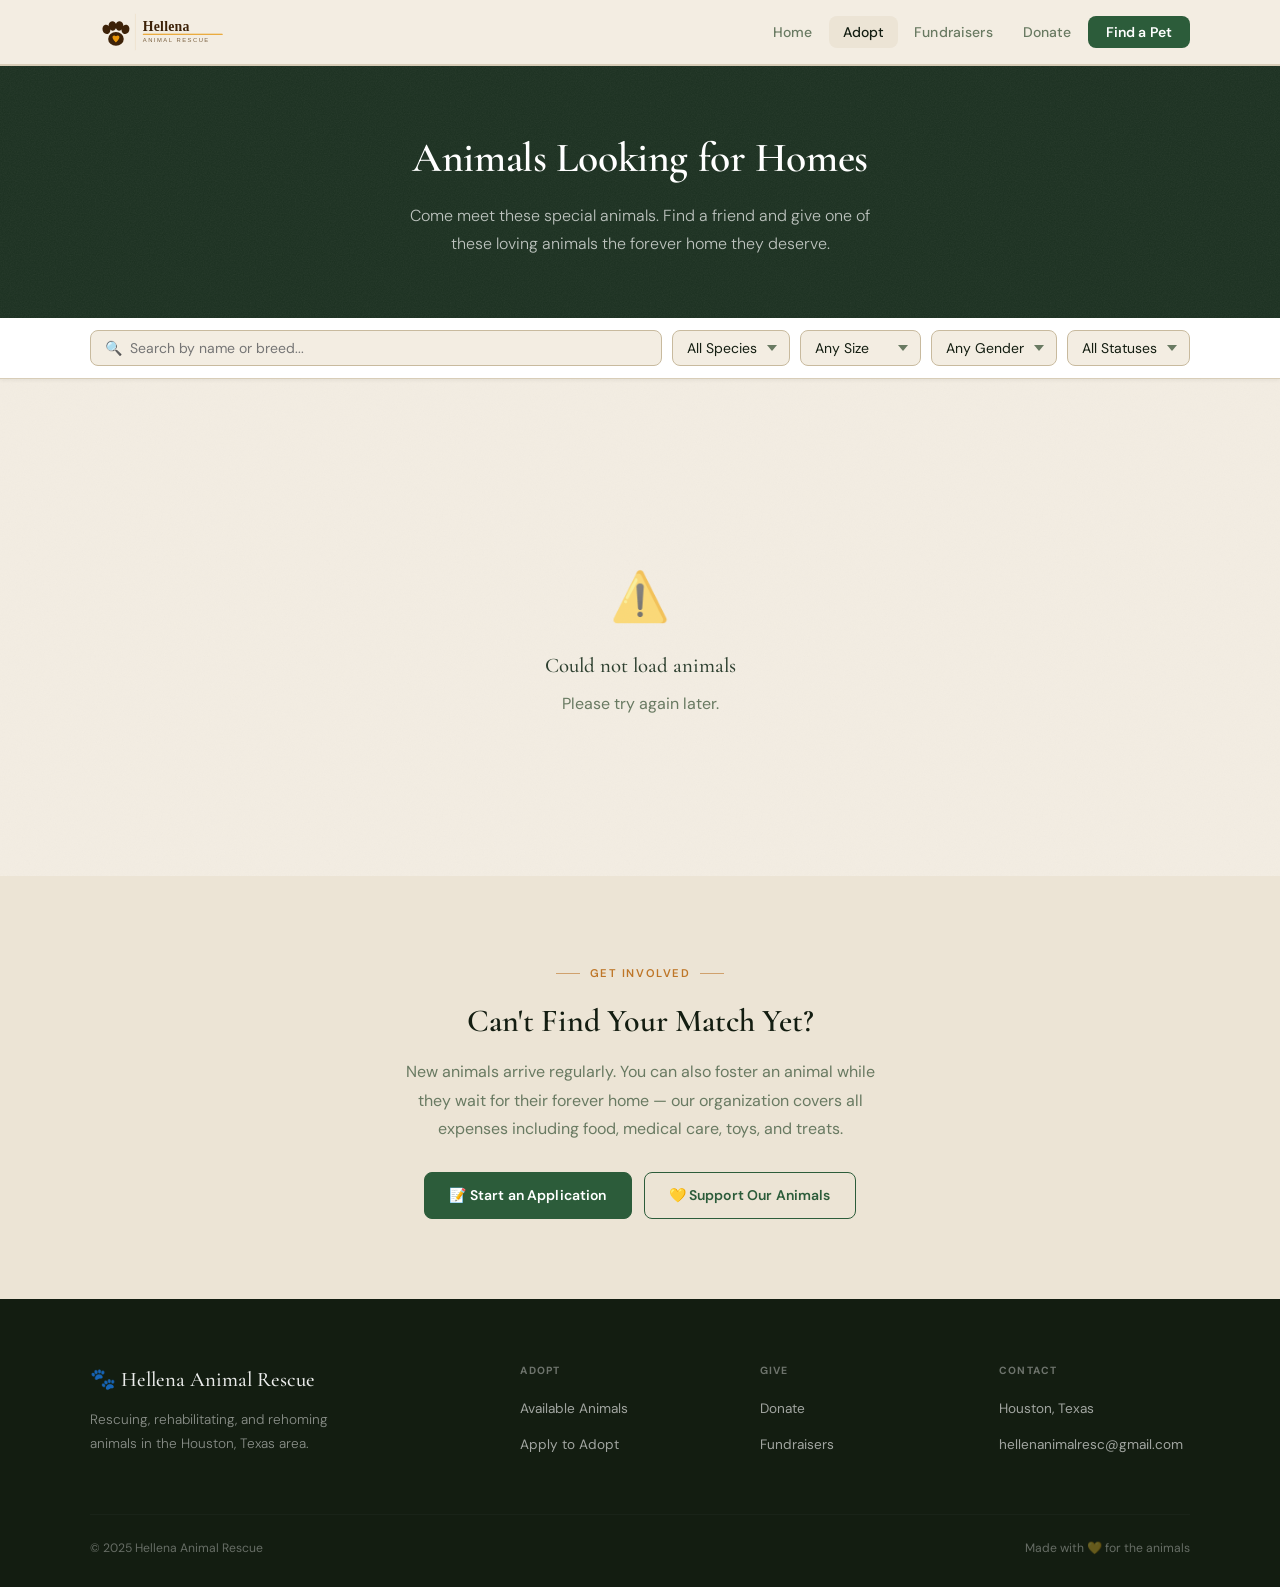
<file: animals.html>
<!DOCTYPE html>
<html lang="en">
<head>
  <meta charset="UTF-8"/>
  <meta name="viewport" content="width=device-width, initial-scale=1.0"/>
  <title>Available Animals — Hellena Animal Rescue</title>
  <!-- Open Graph / Social Preview -->
  <meta property="og:type" content="website"/>
  <meta property="og:site_name" content="Hellena Animal Rescue"/>
  <meta property="og:url" content="https://animalresc.netlify.app/animals.html"/>
  <meta property="og:title" content="Animals Looking for Homes — Hellena Animal Rescue"/>
  <meta property="og:description" content="Come meet our available animals and find your perfect companion. Every adoption saves a life. Browse dogs, cats, and more in Houston, Texas."/>
  <meta property="og:image" content="https://animalresc.netlify.app/dogs.jpg"/>
  <meta property="og:image:alt" content="Rescue dogs at Hellena Animal Rescue in Houston, Texas"/>
  <!-- Twitter Card -->
  <meta name="twitter:card" content="summary_large_image"/>
  <meta name="twitter:title" content="Animals Looking for Homes — Hellena Animal Rescue"/>
  <meta name="twitter:description" content="Come meet our available animals and find your perfect companion. Every adoption saves a life. Browse dogs, cats, and more in Houston, Texas."/>
  <meta name="twitter:image" content="https://animalresc.netlify.app/dogs.jpg"/>
  <link rel="stylesheet" href="styles.css"/>
</head>
<body>

<!-- NAVBAR -->
<nav class="navbar">
  <div class="navbar-inner">
    <a href="index.html" class="navbar-logo"><img src="hellena-logo.svg" alt="Hellena Animal Rescue"/></a>
    <button class="navbar-mobile-toggle" onclick="document.getElementById('navLinks').classList.toggle('open')">☰</button>
    <ul class="navbar-links" id="navLinks">
      <li><a href="index.html">Home</a></li>
      <li><a href="animals.html" class="active">Adopt</a></li>
      <li><a href="fundraisers.html">Fundraisers</a></li>
      <li><a href="donate.html">Donate</a></li>
      <li><a href="animals.html" class="btn-nav">Find a Pet</a></li>
    </ul>
  </div>
</nav>

<!-- PAGE HERO -->
<div class="page-hero">
  <h1>Animals Looking for Homes</h1>
  <p>Come meet these special animals. Find a friend and give one of these loving animals the forever home they deserve.</p>
</div>

<!-- FILTER BAR -->
<div class="filter-bar">
  <div class="filter-inner">
    <input type="text" class="filter-search" id="searchInput" placeholder="🔍  Search by name or breed..." oninput="filterAnimals()"/>
    <select class="filter-select" id="filterSpecies" onchange="filterAnimals()">
      <option value="">All Species</option>
      <option value="dog">Dogs</option>
      <option value="cat">Cats</option>
      <option value="other">Other</option>
    </select>
    <select class="filter-select" id="filterSize" onchange="filterAnimals()">
      <option value="">Any Size</option>
      <option value="small">Small</option>
      <option value="medium">Medium</option>
      <option value="large">Large</option>
      <option value="extra-large">Extra Large</option>
    </select>
    <select class="filter-select" id="filterGender" onchange="filterAnimals()">
      <option value="">Any Gender</option>
      <option value="male">Male</option>
      <option value="female">Female</option>
    </select>
    <select class="filter-select" id="filterStatus" onchange="filterAnimals()">
      <option value="">All Statuses</option>
      <option value="available">Available</option>
      <option value="pending">Pending</option>
      <option value="adopted">Adopted</option>
    </select>
  </div>
</div>

<!-- ANIMALS GRID -->
<section class="section">
  <div class="section-inner">
    <div id="results-count" style="font-size:0.88rem;color:var(--text-muted);margin-bottom:20px;font-weight:600;"></div>
    <div class="animals-grid" id="animals-grid">
      <div class="empty-state" style="grid-column:1/-1"><div class="icon">🐾</div><h3>Loading animals...</h3></div>
    </div>
  </div>
</section>

<!-- CAN'T FIND YOUR MATCH -->
<section class="section section-alt">
  <div class="section-inner section-cta">
    <div class="section-eyebrow">Get Involved</div>
    <h2>Can't Find Your Match Yet?</h2>
    <p>New animals arrive regularly. You can also foster an animal while they wait for their forever home — our organization covers all expenses including food, medical care, toys, and treats.</p>
    <div class="btn-row">
      <a href="adopt.html" class="btn btn-green">📝 Start an Application</a>
      <a href="donate.html" class="btn btn-outline">💛 Support Our Animals</a>
    </div>
  </div>
</section>

<!-- FOOTER -->
<footer class="footer">
  <div class="footer-inner">
    <div class="footer-grid">
      <div class="footer-brand">
        <h3>🐾 Hellena Animal Rescue</h3>
        <p>Rescuing, rehabilitating, and rehoming animals in the Houston, Texas area.</p>
      </div>
      <div class="footer-col"><h4>Adopt</h4><ul><li><a href="animals.html">Available Animals</a></li><li><a href="adopt.html">Apply to Adopt</a></li></ul></div>
      <div class="footer-col"><h4>Give</h4><ul><li><a href="donate.html">Donate</a></li><li><a href="fundraisers.html">Fundraisers</a></li></ul></div>
      <div class="footer-col"><h4>Contact</h4><ul><li><a href="#">Houston, Texas</a></li><li><a href="mailto:hellenanimalresc@gmail.com">hellenanimalresc@gmail.com</a></li></ul></div>
    </div>
    <div class="footer-bottom">
      <span>© 2025 Hellena Animal Rescue</span>
      <span>Made with 💛 for the animals</span>
    </div>
  </div>
</footer>

<script>
  const SUPABASE_URL = 'https://avotknggpqstmnegokfh.supabase.co';
  const SUPABASE_KEY = 'eyJhbGciOiJIUzI1NiIsInR5cCI6IkpXVCJ9.eyJpc3MiOiJzdXBhYmFzZSIsInJlZiI6ImF2b3RrbmdncHFzdG1uZWdva2ZoIiwicm9sZSI6ImFub24iLCJpYXQiOjE3NzM2NTUwOTgsImV4cCI6MjA4OTIzMTA5OH0.8SeT9EVITgZXSGzmqMvWZFWmwpzuTyWRQZHFKt7EO_M';
  const headers = { 'apikey': SUPABASE_KEY, 'Authorization': 'Bearer ' + SUPABASE_KEY };

  let allAnimals = [];

  function animalCardHTML(a) {
    const img = a.photo_url ? `<img src="${a.photo_url}" alt="${a.name}"/>` : `🐾`;
    const traits = [];
    if (a.vaccinated) traits.push('Vaccinated');
    if (a.neutered) traits.push('Neutered');
    if (a.good_with_kids) traits.push('Good w/ Kids');
    if (a.good_with_dogs) traits.push('Good w/ Dogs');
    if (a.good_with_cats) traits.push('Good w/ Cats');
    if (a.special_needs) traits.push('Special Needs');
    const canApply = a.status === 'available';
    return `
      <div class="animal-card">
        <div class="animal-card-img">
          ${img}
          <span class="status-badge badge badge-${a.status}">${a.status}</span>
        </div>
        <div class="animal-card-body">
          <div class="animal-card-name">${a.name}</div>
          <div class="animal-card-meta">${[a.species, a.breed, a.age, a.gender, a.size].filter(Boolean).join(' · ')}</div>
          <p class="animal-card-desc">${a.description || 'Looking for a loving forever home.'}</p>
          ${traits.length ? `<div class="animal-card-traits">${traits.map(t=>`<span class="trait-chip">${t}</span>`).join('')}</div>` : ''}
          <div class="animal-card-footer">
            ${canApply
              ? `<a href="adopt.html?animal=${a.id}&name=${encodeURIComponent(a.name)}" class="btn btn-green btn-sm btn-full">Apply to Adopt ${a.name}</a>`
              : `<button class="btn btn-sm btn-full" style="background:var(--bg);color:var(--text-muted);border-color:var(--border-mid);cursor:default;" disabled>${a.status === 'pending' ? '⏳ Application Pending' : '🏡 Already Adopted'}</button>`
            }
          </div>
        </div>
      </div>`;
  }

  function filterAnimals() {
    const search = document.getElementById('searchInput').value.toLowerCase();
    const species = document.getElementById('filterSpecies').value;
    const size = document.getElementById('filterSize').value;
    const gender = document.getElementById('filterGender').value;
    const status = document.getElementById('filterStatus').value;

    const filtered = allAnimals.filter(a => {
      const matchSearch = !search || a.name.toLowerCase().includes(search) || (a.breed || '').toLowerCase().includes(search);
      const matchSpecies = !species || a.species === species;
      const matchSize = !size || a.size === size;
      const matchGender = !gender || a.gender === gender;
      const matchStatus = !status || a.status === status;
      return matchSearch && matchSpecies && matchSize && matchGender && matchStatus;
    });

    const grid = document.getElementById('animals-grid');
    const count = document.getElementById('results-count');
    if (filtered.length === 0) {
      grid.innerHTML = `<div class="empty-state" style="grid-column:1/-1"><div class="icon">🔍</div><h3>No animals found</h3><p>Try adjusting your filters.</p></div>`;
      count.textContent = '0 animals found';
    } else {
      grid.innerHTML = filtered.map(animalCardHTML).join('');
      count.textContent = `${filtered.length} animal${filtered.length !== 1 ? 's' : ''} found`;
    }
  }

  async function loadAnimals() {
    try {
      const res = await fetch(SUPABASE_URL + '/rest/v1/animals?order=created_at.desc', { headers });
      allAnimals = await res.json();
      filterAnimals();
    } catch(e) {
      document.getElementById('animals-grid').innerHTML = `<div class="empty-state" style="grid-column:1/-1"><div class="icon">⚠️</div><h3>Could not load animals</h3><p>Please try again later.</p></div>`;
    }
  }

  loadAnimals();
</script>
</body>
</html>
</file>
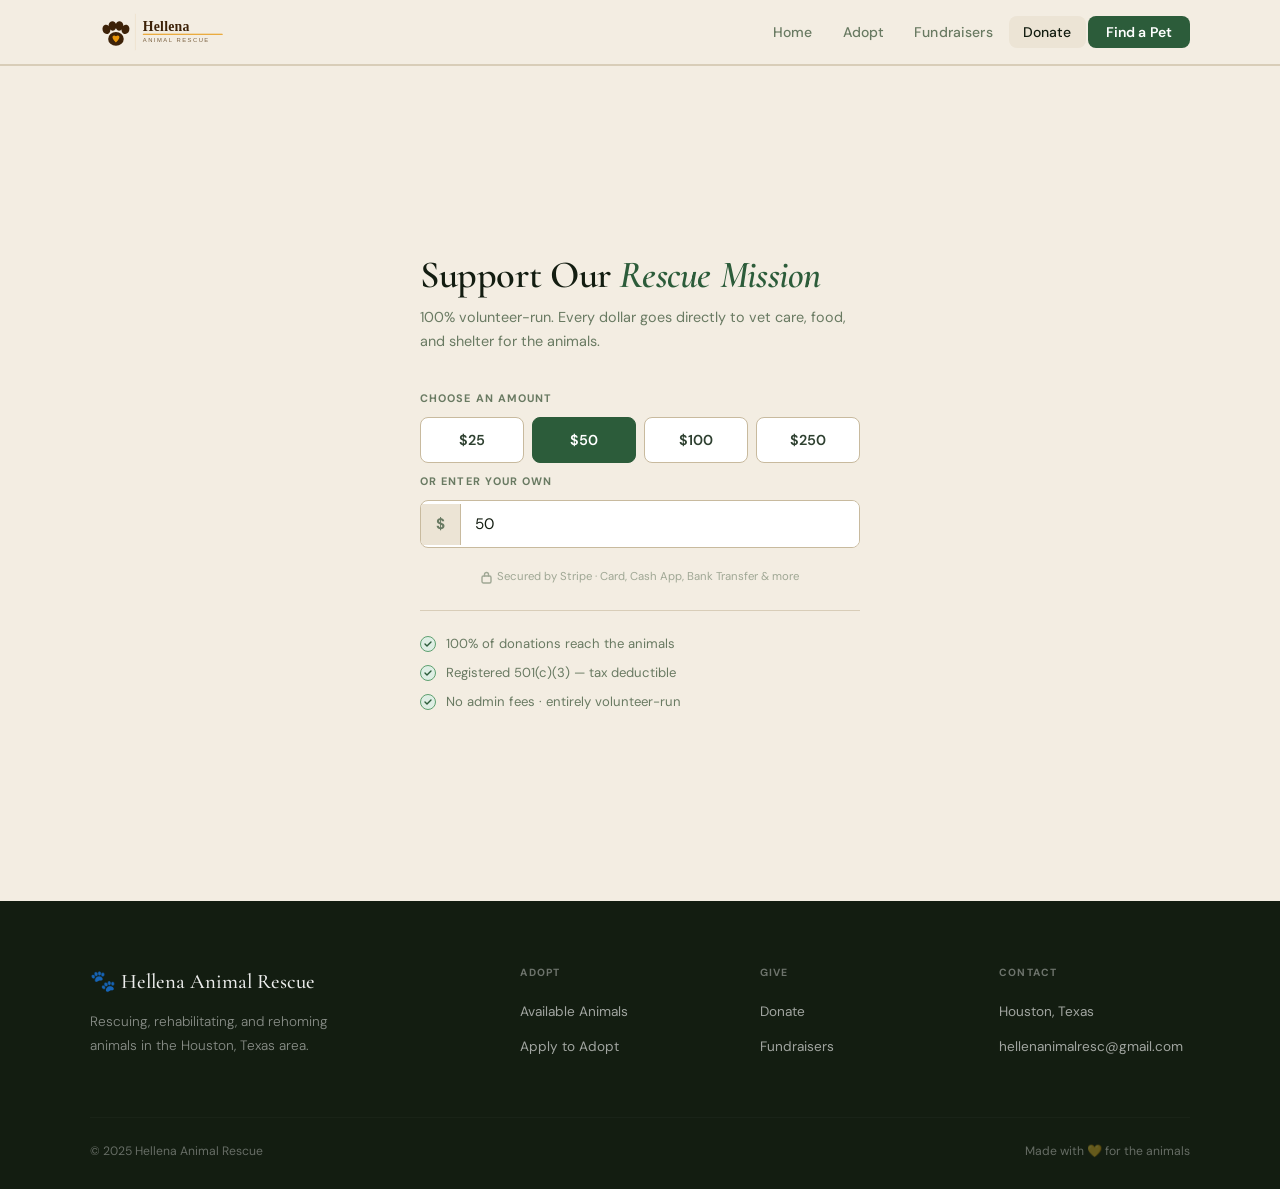
<file: donate.html>
<!DOCTYPE html>
<html lang="en">
<head>
  <meta charset="UTF-8"/>
  <meta name="viewport" content="width=device-width, initial-scale=1.0"/>
  <title>Donate — Hellena Animal Rescue</title>
  <meta property="og:type" content="website"/>
  <meta property="og:site_name" content="Hellena Animal Rescue"/>
  <meta property="og:url" content="https://animalresc.netlify.app/donate.html"/>
  <meta property="og:title" content="Donate — Hellena Animal Rescue"/>
  <meta property="og:description" content="100% of your donation goes directly to the animals. Support Hellena Animal Rescue in Houston, Texas."/>
  <meta property="og:image" content="https://animalresc.netlify.app/dogs.jpg"/>
  <meta name="twitter:card" content="summary_large_image"/>
  <link rel="stylesheet" href="styles.css"/>
  <script src="https://js.stripe.com/v3/"></script>
  <script src="js/config.js"></script>
  <script src="js/payment.js"></script>
  <style>
    .donate-wrap {
      min-height: calc(100vh - 64px);
      display: flex;
      align-items: center;
      justify-content: center;
      padding: 56px 24px;
      background: var(--bg);
    }
    .donate-box {
      width: 100%;
      max-width: 440px;
    }
    .donate-box h1 {
      font-family: var(--font-display);
      font-size: 2.4rem;
      font-weight: 600;
      color: var(--text);
      line-height: 1.12;
      margin-bottom: 8px;
      letter-spacing: -0.01em;
    }
    .donate-box h1 em { font-style: italic; color: var(--forest); }
    .donate-sub {
      font-size: 0.9rem;
      color: var(--text-muted);
      margin-bottom: 36px;
      line-height: 1.7;
    }

    .donate-section-label {
      font-size: 0.68rem;
      font-weight: 700;
      letter-spacing: 0.1em;
      text-transform: uppercase;
      color: var(--text-muted);
      margin-bottom: 10px;
    }
    .amount-presets {
      display: grid;
      grid-template-columns: repeat(4, 1fr);
      gap: 8px;
      margin-bottom: 10px;
    }
    .amount-preset {
      padding: 13px 6px;
      border: 1.5px solid var(--border-mid);
      border-radius: 8px;
      background: white;
      font-family: var(--font);
      font-weight: 600;
      font-size: 0.9rem;
      color: var(--text-mid);
      cursor: pointer;
      transition: all 0.16s;
      text-align: center;
    }
    .amount-preset:hover {
      border-color: var(--forest);
      color: var(--forest);
      background: var(--forest-pale);
    }
    .amount-preset.selected {
      border-color: var(--forest);
      background: var(--forest);
      color: white;
    }
    .amount-row {
      display: flex;
      align-items: center;
      border: 1.5px solid var(--border-mid);
      border-radius: 8px;
      overflow: hidden;
      margin-bottom: 20px;
      background: white;
      transition: border-color 0.18s;
    }
    .amount-row:focus-within { border-color: var(--forest); }
    .amount-row .prefix {
      padding: 13px 15px;
      background: var(--bg-section);
      color: var(--text-muted);
      font-weight: 700;
      font-size: 0.95rem;
      border-right: 1.5px solid var(--border-mid);
      line-height: 1;
    }
    .amount-row input {
      border: none;
      outline: none;
      padding: 13px 14px;
      font-size: 0.95rem;
      font-family: var(--font);
      width: 100%;
      color: var(--text);
      background: white;
    }

    #payment-container { margin-bottom: 4px; }
    .secure-note {
      text-align: center;
      font-size: 0.71rem;
      color: var(--text-muted);
      margin-top: 10px;
      display: flex;
      align-items: center;
      justify-content: center;
      gap: 5px;
      opacity: 0.6;
    }

    .donate-trust {
      display: flex;
      flex-direction: column;
      gap: 8px;
      margin-top: 24px;
      padding-top: 22px;
      border-top: 1px solid var(--border);
    }
    .trust-item {
      display: flex;
      align-items: center;
      gap: 10px;
      font-size: 0.82rem;
      color: var(--text-muted);
    }
    .trust-check {
      width: 16px; height: 16px;
      border-radius: 50%;
      background: var(--forest-pale);
      border: 1px solid var(--forest-light);
      display: flex;
      align-items: center;
      justify-content: center;
      flex-shrink: 0;
    }

    @media (max-width: 480px) {
      .donate-wrap { padding: 36px 16px; align-items: flex-start; }
      .donate-box h1 { font-size: 2rem; }
      .amount-presets { grid-template-columns: repeat(2, 1fr); }
    }
  </style>
</head>
<body>

<nav class="navbar">
  <div class="navbar-inner">
    <a href="index.html" class="navbar-logo"><img src="hellena-logo.svg" alt="Hellena Animal Rescue"/></a>
    <button class="navbar-mobile-toggle" onclick="document.getElementById('navLinks').classList.toggle('open')">☰</button>
    <ul class="navbar-links" id="navLinks">
      <li><a href="index.html">Home</a></li>
      <li><a href="animals.html">Adopt</a></li>
      <li><a href="fundraisers.html">Fundraisers</a></li>
      <li><a href="donate.html" class="active">Donate</a></li>
      <li><a href="animals.html" class="btn-nav">Find a Pet</a></li>
    </ul>
  </div>
</nav>

<div class="donate-wrap">
  <div class="donate-box">

    <h1>Support Our <em>Rescue Mission</em></h1>
    <p class="donate-sub">100% volunteer-run. Every dollar goes directly to vet care, food, and shelter for the animals.</p>

    <div class="donate-section-label">Choose an amount</div>
    <div class="amount-presets">
      <button class="amount-preset" onclick="setAmount(25, this)">$25</button>
      <button class="amount-preset selected" onclick="setAmount(50, this)">$50</button>
      <button class="amount-preset" onclick="setAmount(100, this)">$100</button>
      <button class="amount-preset" onclick="setAmount(250, this)">$250</button>
    </div>

    <div class="donate-section-label" style="margin-top:10px;">Or enter your own</div>
    <div class="amount-row">
      <span class="prefix">$</span>
      <input type="number" id="donate-amount" value="50" min="1" placeholder="Other amount" oninput="clearPresets()"/>
    </div>

    <div id="payment-container"></div>
    <div class="secure-note">
      <svg width="11" height="13" viewBox="0 0 11 13" fill="none"><rect x="1" y="5" width="9" height="7" rx="1.5" stroke="currentColor" stroke-width="1.4"/><path d="M3.5 5V3.5a2 2 0 0 1 4 0V5" stroke="currentColor" stroke-width="1.4" stroke-linecap="round"/></svg>
      Secured by Stripe &middot; Card, Cash App, Bank Transfer &amp; more
    </div>

    <div class="donate-trust">
      <div class="trust-item">
        <span class="trust-check"><svg width="8" height="6" viewBox="0 0 8 6" fill="none"><path d="M1 3l2 2 4-4" stroke="#2c5c3a" stroke-width="1.4" stroke-linecap="round" stroke-linejoin="round"/></svg></span>
        100% of donations reach the animals
      </div>
      <div class="trust-item">
        <span class="trust-check"><svg width="8" height="6" viewBox="0 0 8 6" fill="none"><path d="M1 3l2 2 4-4" stroke="#2c5c3a" stroke-width="1.4" stroke-linecap="round" stroke-linejoin="round"/></svg></span>
        Registered 501(c)(3) &mdash; tax deductible
      </div>
      <div class="trust-item">
        <span class="trust-check"><svg width="8" height="6" viewBox="0 0 8 6" fill="none"><path d="M1 3l2 2 4-4" stroke="#2c5c3a" stroke-width="1.4" stroke-linecap="round" stroke-linejoin="round"/></svg></span>
        No admin fees &middot; entirely volunteer-run
      </div>
    </div>

  </div>
</div>

<footer class="footer">
  <div class="footer-inner">
    <div class="footer-grid">
      <div class="footer-brand"><h3>🐾 Hellena Animal Rescue</h3><p>Rescuing, rehabilitating, and rehoming animals in the Houston, Texas area.</p></div>
      <div class="footer-col"><h4>Adopt</h4><ul><li><a href="animals.html">Available Animals</a></li><li><a href="adopt.html">Apply to Adopt</a></li></ul></div>
      <div class="footer-col"><h4>Give</h4><ul><li><a href="donate.html">Donate</a></li><li><a href="fundraisers.html">Fundraisers</a></li></ul></div>
      <div class="footer-col"><h4>Contact</h4><ul><li><a href="#">Houston, Texas</a></li><li><a href="mailto:hellenanimalresc@gmail.com">hellenanimalresc@gmail.com</a></li></ul></div>
    </div>
    <div class="footer-bottom"><span>&copy; 2025 Hellena Animal Rescue</span><span>Made with 💛 for the animals</span></div>
  </div>
</footer>

<script>
  function setAmount(val, btn) {
    const input = document.getElementById('donate-amount');
    input.value = val;
    document.querySelectorAll('.amount-preset').forEach(b => b.classList.remove('selected'));
    btn.classList.add('selected');
    input.dispatchEvent(new Event('input')); // keep Stripe Payment Element amount in sync
  }

  function clearPresets() {
    document.querySelectorAll('.amount-preset').forEach(b => b.classList.remove('selected'));
  }

  // Handle return from redirect-based payments (bank transfer, Cash App, etc.)
  (async () => {
    const params = new URLSearchParams(window.location.search);
    if (params.get('donated') === '1') {
      const amount = parseFloat(params.get('amount') || 0);
      const fid = params.get('fid') || null;
      const name = params.get('name') || null;
      if (amount > 0) {
        await recordDonation({ amount, fundraiserId: fid, payerName: name, provider: 'stripe' });
      }
      history.replaceState({}, '', window.location.pathname);
      alert('Thank you! Your donation means the world to our animals. 🐾');
    }
  })();

  Payment.render('payment-container', {
    getAmount: () => document.getElementById('donate-amount').value || '50',
    description: 'Animal Rescue Donation – Hellena Animal Rescue',
    fundraiserId: null,
    onSuccess({ amount, payerName }) {
      alert('Thank you' + (payerName ? ', ' + payerName.split(' ')[0] : '') + '! Your donation means the world to our animals. 🐾');
    },
    onError() { alert('Something went wrong. Please try again.'); },
  });
</script>
</body>
</html>
</file>
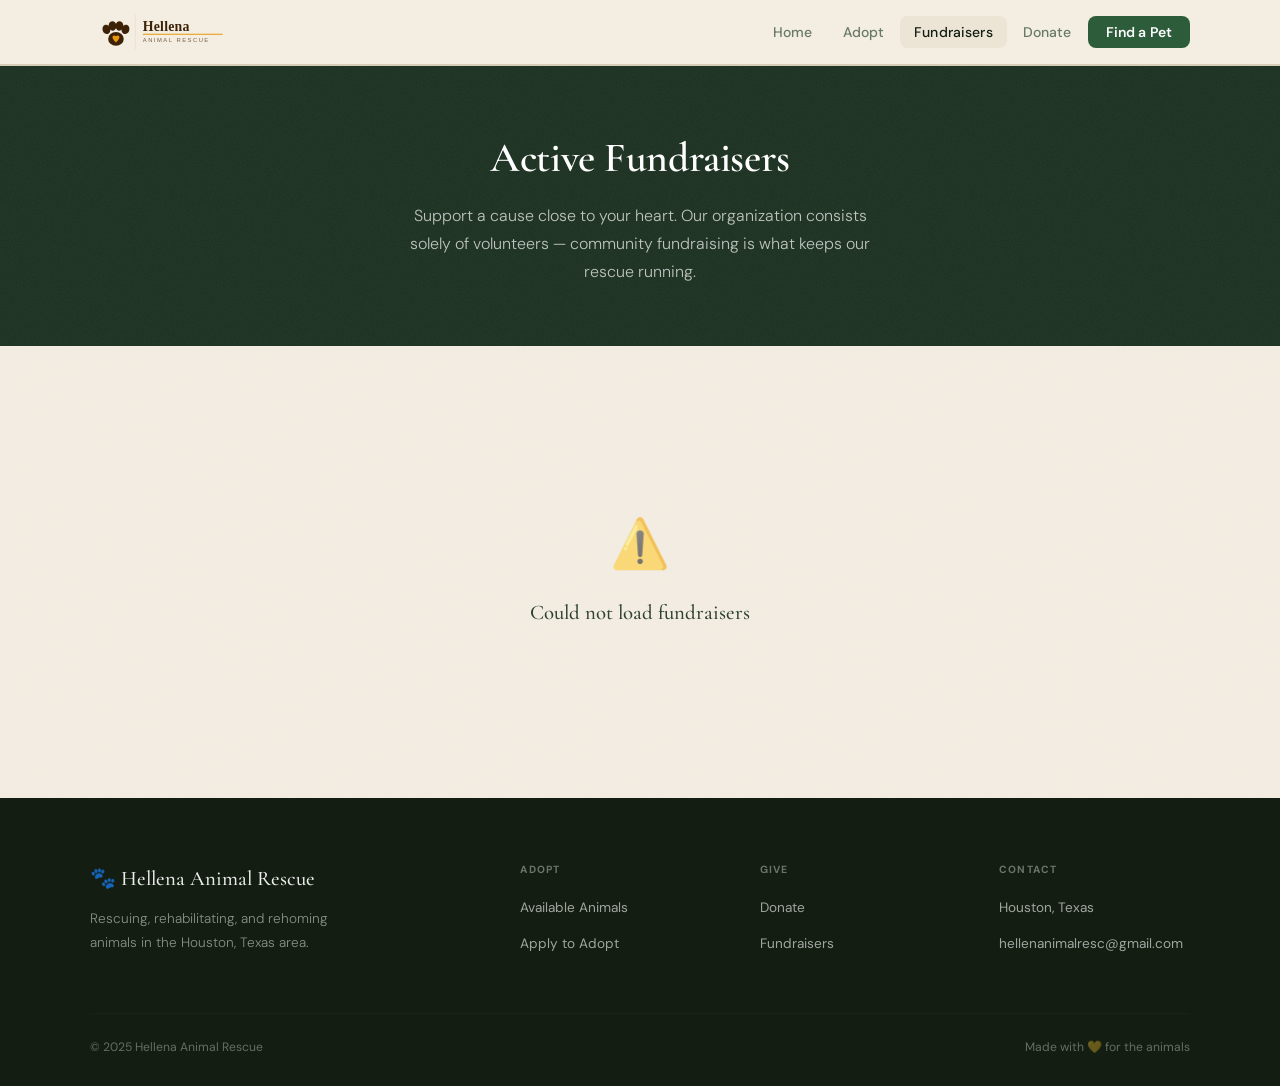
<file: fundraisers.html>
<!DOCTYPE html>
<html lang="en">
<head>
  <meta charset="UTF-8"/>
  <meta name="viewport" content="width=device-width, initial-scale=1.0"/>
  <title>Fundraisers — Hellena Animal Rescue</title>
  <meta property="og:type" content="website"/>
  <meta property="og:site_name" content="Hellena Animal Rescue"/>
  <meta property="og:url" content="https://animalresc.netlify.app/fundraisers.html"/>
  <meta property="og:title" content="Fundraisers — Hellena Animal Rescue"/>
  <meta property="og:description" content="Support a cause close to your heart. Every donation helps an animal in need. Our rescue runs entirely on community support and fundraising."/>
  <meta property="og:image" content="https://animalresc.netlify.app/dogs.jpg"/>
  <meta property="og:image:alt" content="Rescue dogs at Hellena Animal Rescue in Houston, Texas"/>
  <meta name="twitter:card" content="summary_large_image"/>
  <meta name="twitter:title" content="Fundraisers — Hellena Animal Rescue"/>
  <meta name="twitter:description" content="Support a cause close to your heart. Every donation helps an animal in need. Our rescue runs entirely on community support and fundraising."/>
  <meta name="twitter:image" content="https://animalresc.netlify.app/dogs.jpg"/>
  <link rel="stylesheet" href="styles.css"/>
  <!-- Stripe SDK -->
  <script src="https://js.stripe.com/v3/"></script>
  <script src="js/config.js"></script>
  <script src="js/payment.js"></script>
  <style>
    .donate-inline { border-top: 1px solid var(--border); padding-top: 14px; margin-top: 6px; }
    .donate-inline-row { display: flex; gap: 8px; margin-bottom: 10px; }
    .donate-inline-row input { flex: 1; padding: 8px 12px; border: 2px solid var(--border-mid); border-radius: var(--radius); font-family: var(--font); font-size: 0.9rem; color: var(--text); outline: none; }
    .donate-inline-row input:focus { border-color: var(--green); }
    .donate-toggle { background: none; border: 2px solid var(--gold); color: var(--brown-dark); border-radius: var(--radius); padding: 8px 16px; font-family: var(--font); font-weight: 700; font-size: 0.85rem; cursor: pointer; width: 100%; transition: all 0.2s; margin-top: auto; }
    .donate-toggle:hover { background: var(--gold); }
    .paypal-wrap { margin-top: 10px; }
    .fundraiser-card-expanded { display: none; }
    .fundraiser-card-expanded.open { display: block; }
  </style>
</head>
<body>

<nav class="navbar">
  <div class="navbar-inner">
    <a href="index.html" class="navbar-logo"><img src="hellena-logo.svg" alt="Hellena Animal Rescue"/></a>
    <button class="navbar-mobile-toggle" onclick="document.getElementById('navLinks').classList.toggle('open')">☰</button>
    <ul class="navbar-links" id="navLinks">
      <li><a href="index.html">Home</a></li>
      <li><a href="animals.html">Adopt</a></li>
      <li><a href="fundraisers.html" class="active">Fundraisers</a></li>
      <li><a href="donate.html">Donate</a></li>
      <li><a href="animals.html" class="btn-nav">Find a Pet</a></li>
    </ul>
  </div>
</nav>

<div class="page-hero">
  <h1>Active Fundraisers</h1>
  <p>Support a cause close to your heart. Our organization consists solely of volunteers — community fundraising is what keeps our rescue running.</p>
</div>

<section class="section">
  <div class="section-inner">
    <div id="fundraisers-grid" class="fundraisers-grid">
      <div class="empty-state" style="grid-column:1/-1"><div class="icon">💛</div><h3>Loading fundraisers...</h3></div>
    </div>
  </div>
</section>

<footer class="footer">
  <div class="footer-inner">
    <div class="footer-grid">
      <div class="footer-brand"><h3>🐾 Hellena Animal Rescue</h3><p>Rescuing, rehabilitating, and rehoming animals in the Houston, Texas area.</p></div>
      <div class="footer-col"><h4>Adopt</h4><ul><li><a href="animals.html">Available Animals</a></li><li><a href="adopt.html">Apply to Adopt</a></li></ul></div>
      <div class="footer-col"><h4>Give</h4><ul><li><a href="donate.html">Donate</a></li><li><a href="fundraisers.html">Fundraisers</a></li></ul></div>
      <div class="footer-col"><h4>Contact</h4><ul><li><a href="#">Houston, Texas</a></li><li><a href="mailto:hellenanimalresc@gmail.com">hellenanimalresc@gmail.com</a></li></ul></div>
    </div>
    <div class="footer-bottom"><span>© 2025 Hellena Animal Rescue</span><span>Made with 💛 for the animals</span></div>
  </div>
</footer>

<script>
  let fundraisers = [];

  function toggleDonate(id) {
    const panel = document.getElementById('donate-panel-' + id);
    panel.classList.toggle('open');
    if (panel.classList.contains('open')) {
      const container = document.getElementById('pp-' + id);
      if (!container.dataset.rendered) {
        container.dataset.rendered = 'true';
        renderPaymentButton(id);
      }
    }
  }

  function renderPaymentButton(fundraiserId) {
    const f = fundraisers.find(x => x.id === fundraiserId);
    if (!f) return;
    Payment.render('pp-' + fundraiserId, {
      getAmount: () => document.getElementById('amount-' + fundraiserId)?.value || '25',
      description: `Donation: ${f.title} — Hellena Animal Rescue`,
      fundraiserId,
      onSuccess({ payerName }) {
        alert('Thank you' + (payerName ? ', ' + payerName.split(' ')[0] : '') + '! Your donation to "' + f.title + '" means everything. 🐾');
        loadFundraisers();
      },
      onError() { alert('Something went wrong. Please try again.'); },
    });
  }

  function fundraiserHTML(f) {
    const pct = f.goal ? Math.min((f.raised / f.goal) * 100, 100) : 0;
    const img = f.image_url ? `<img src="${f.image_url}" alt="${f.title}"/>` : `💛`;
    return `
      <div class="fundraiser-card">
        <div class="fundraiser-card-img">${img}</div>
        <div class="fundraiser-card-body">
          <div style="display:flex;justify-content:space-between;align-items:flex-start;gap:8px;margin-bottom:6px;">
            <div class="fundraiser-card-title">${f.title}</div>
            <span class="badge badge-${f.status}">${f.status}</span>
          </div>
          ${f.organizer_name ? `<div class="fundraiser-card-by">🙋 by ${f.organizer_name}</div>` : ''}
          <p class="fundraiser-card-desc">${f.description || ''}</p>
          <div class="progress-bar-bg"><div class="progress-bar-fill" id="fbar-${f.id}" style="width:${pct}%"></div></div>
          <div class="fundraiser-stats">
            <span class="raised">$${parseFloat(f.raised || 0).toLocaleString()} raised</span>
            <span class="goal">${Math.round(pct)}% of $${parseFloat(f.goal || 0).toLocaleString()}</span>
          </div>
          <div style="font-size:0.8rem;color:var(--text-muted);margin-bottom:12px;">👥 ${f.donor_count || 0} donors</div>
          ${f.status === 'active'
            ? `<button class="donate-toggle" onclick="toggleDonate('${f.id}')"> 💛 Donate to This Fundraiser</button>
               <div class="fundraiser-card-expanded" id="donate-panel-${f.id}">
                 <div class="donate-inline">
                   <div class="donate-inline-row">
                     <input type="number" id="amount-${f.id}" value="25" min="1" placeholder="Amount ($)"/>
                   </div>
                   <div id="pp-${f.id}" class="paypal-wrap"></div>
                 </div>
               </div>`
            : `<button class="btn btn-sm btn-full" style="background:var(--bg);color:var(--text-muted);border-color:var(--border-mid);cursor:default;" disabled>Fundraiser Completed</button>`
          }
        </div>
      </div>`;
  }

  async function loadFundraisers() {
    try {
      const res = await fetch(SUPABASE_URL + '/rest/v1/fundraisers?order=created_at.desc', { headers: SUPABASE_HEADERS });
      fundraisers = await res.json();
      const grid = document.getElementById('fundraisers-grid');
      if (!fundraisers || fundraisers.length === 0) {
        grid.innerHTML = `<div class="empty-state" style="grid-column:1/-1"><div class="icon">💛</div><h3>No fundraisers yet</h3></div>`;
        return;
      }
      grid.innerHTML = fundraisers.map(fundraiserHTML).join('');
    } catch(e) {
      document.getElementById('fundraisers-grid').innerHTML = `<div class="empty-state" style="grid-column:1/-1"><div class="icon">⚠️</div><h3>Could not load fundraisers</h3></div>`;
    }
  }

  loadFundraisers();
</script>
</body>
</html>
</file>
<file: styles.css>
@import url('https://fonts.googleapis.com/css2?family=Cormorant+Garamond:ital,wght@0,300;0,400;0,500;0,600;0,700;1,300;1,400;1,500&family=DM+Sans:opsz,wght@9..40,300;9..40,400;9..40,500;9..40,600;9..40,700&display=swap');

:root {
  /* Forest palette */
  --forest-deep:  #131d11;
  --forest-dark:  #1b3020;
  --forest:       #2c5c3a;
  --forest-mid:   #3d7850;
  --forest-light: #5ea070;
  --forest-pale:  #deeee4;

  /* Amber accent */
  --amber:        #be7628;
  --amber-light:  #d9973e;
  --amber-pale:   #faf2e0;
  --amber-bright: #e8aa50;

  /* Parchment backgrounds */
  --bg:           #f3ede2;
  --bg-section:   #ece4d5;
  --bg-dark:      #1b3020;
  --white:        #ffffff;

  /* Borders */
  --border:       #d8cdb8;
  --border-mid:   #c8ba9e;

  /* Text */
  --text:         #131d11;
  --text-mid:     #2e4030;
  --text-muted:   #697a62;

  /* Shadows */
  --shadow-sm:  0 1px 4px rgba(19,29,17,0.07);
  --shadow:     0 4px 20px rgba(19,29,17,0.09);
  --shadow-lg:  0 10px 48px rgba(19,29,17,0.15);

  /* Radii */
  --radius:    8px;
  --radius-lg: 14px;

  /* Typography */
  --font:         'DM Sans', sans-serif;
  --font-display: 'Cormorant Garamond', serif;

  /* ── Legacy aliases (for inline styles in page-specific CSS) ── */
  --brown-dark:  var(--forest-deep);
  --brown:       var(--text-mid);
  --brown-mid:   var(--text-mid);
  --brown-light: var(--text-muted);
  --brown-pale:  var(--bg-section);
  --green-dark:  var(--forest-dark);
  --green:       var(--forest);
  --green-light: var(--forest-light);
  --gold:        var(--amber);
  --gold-light:  var(--amber-light);
  --gold-pale:   var(--amber-pale);
}

/* ── RESET + BASE ──────────────────────────────────────── */
* { box-sizing: border-box; margin: 0; padding: 0; }

body {
  font-family: var(--font);
  background: var(--bg);
  color: var(--text);
  min-height: 100vh;
  line-height: 1.6;
  /* Subtle grain texture */
  background-image:
    url("data:image/svg+xml,%3Csvg xmlns='http://www.w3.org/2000/svg' width='300' height='300'%3E%3Cfilter id='n'%3E%3CfeTurbulence type='fractalNoise' baseFrequency='0.85' numOctaves='4' stitchTiles='stitch'/%3E%3CfeColorMatrix type='saturate' values='0'/%3E%3C/filter%3E%3Crect width='300' height='300' filter='url(%23n)' opacity='0.035'/%3E%3C/svg%3E");
  animation: bodyFadeIn 0.4s ease forwards;
}

@keyframes bodyFadeIn {
  from { opacity: 0; }
  to   { opacity: 1; }
}

a { text-decoration: none; color: inherit; }
img { max-width: 100%; display: block; }

/* ── NAVBAR ─────────────────────────────────────────────── */
.navbar {
  background: var(--bg);
  border-bottom: 1px solid var(--border);
  padding: 0 24px;
  position: sticky;
  top: 0;
  z-index: 100;
  box-shadow: 0 1px 0 var(--border);
}
.navbar-inner {
  max-width: 1100px;
  margin: 0 auto;
  display: flex;
  align-items: center;
  justify-content: space-between;
  height: 64px;
}
.navbar-logo {
  display: flex;
  align-items: center;
  line-height: 0;
}
.navbar-logo img { height: 52px; width: auto; }

.navbar-links {
  display: flex;
  align-items: center;
  gap: 2px;
  list-style: none;
}
.navbar-links a {
  padding: 7px 14px;
  border-radius: var(--radius);
  font-weight: 500;
  font-size: 0.875rem;
  letter-spacing: 0.01em;
  color: var(--text-muted);
  transition: all 0.18s;
}
.navbar-links a:hover,
.navbar-links a.active {
  background: var(--bg-section);
  color: var(--text);
}
.navbar-links .btn-nav {
  background: var(--forest);
  color: white !important;
  padding: 7px 18px;
  font-weight: 600;
}
.navbar-links .btn-nav:hover {
  background: var(--forest-dark) !important;
}
.navbar-mobile-toggle {
  display: none;
  background: none;
  border: none;
  cursor: pointer;
  font-size: 1.5rem;
  color: var(--text-mid);
  padding: 4px;
}

/* ── HERO ────────────────────────────────────────────────── */
.hero {
  position: relative;
  min-height: 580px;
  display: flex;
  align-items: center;
  background: var(--forest-dark);
  overflow: hidden;
}
.hero-bg {
  position: absolute;
  inset: 0;
  width: 100%;
  height: 100%;
  object-fit: cover;
  object-position: center 35%;
  opacity: 0.55;
}
.hero-overlay {
  position: absolute;
  inset: 0;
  background: linear-gradient(
    to right,
    rgba(19,29,17,0.9)  0%,
    rgba(19,29,17,0.6) 55%,
    rgba(19,29,17,0.2) 100%
  );
}
.hero-content {
  position: relative;
  z-index: 2;
  max-width: 1100px;
  margin: 0 auto;
  padding: 96px 32px;
  color: white;
  width: 100%;
  animation: heroSlideUp 0.7s cubic-bezier(0.16,1,0.3,1) 0.1s both;
}
@keyframes heroSlideUp {
  from { opacity: 0; transform: translateY(28px); }
  to   { opacity: 1; transform: translateY(0); }
}
.hero-eyebrow {
  display: inline-flex;
  align-items: center;
  gap: 10px;
  font-family: var(--font);
  font-size: 0.72rem;
  font-weight: 600;
  letter-spacing: 0.15em;
  text-transform: uppercase;
  color: var(--amber-bright);
  margin-bottom: 20px;
}
.hero-eyebrow::before,
.hero-eyebrow::after {
  content: '';
  display: block;
  width: 28px;
  height: 1px;
  background: var(--amber-bright);
  opacity: 0.7;
}
.hero-content h1 {
  font-family: var(--font-display);
  font-size: 4rem;
  font-weight: 600;
  line-height: 1.1;
  margin-bottom: 20px;
  letter-spacing: -0.01em;
  max-width: 580px;
}
.hero-content h1 em {
  font-style: italic;
  color: var(--amber-bright);
}
.hero-content p {
  font-size: 1.05rem;
  opacity: 0.8;
  max-width: 440px;
  margin-bottom: 36px;
  line-height: 1.8;
  font-weight: 300;
}
.hero-btns { display: flex; gap: 12px; flex-wrap: wrap; }

/* ── BUTTONS ─────────────────────────────────────────────── */
.btn {
  display: inline-flex;
  align-items: center;
  gap: 6px;
  padding: 11px 24px;
  border-radius: var(--radius);
  font-family: var(--font);
  font-weight: 600;
  font-size: 0.875rem;
  letter-spacing: 0.01em;
  cursor: pointer;
  border: 1.5px solid transparent;
  transition: all 0.18s ease;
  text-decoration: none;
}
.btn-primary {
  background: var(--amber);
  color: white;
  border-color: var(--amber);
}
.btn-primary:hover {
  background: var(--amber-light);
  border-color: var(--amber-light);
  transform: translateY(-1px);
  box-shadow: 0 4px 16px rgba(190,118,40,0.35);
}
.btn-secondary {
  background: rgba(255,255,255,0.12);
  color: white;
  border-color: rgba(255,255,255,0.4);
  backdrop-filter: blur(4px);
}
.btn-secondary:hover {
  background: rgba(255,255,255,0.22);
  border-color: rgba(255,255,255,0.7);
}
.btn-outline {
  background: transparent;
  color: var(--forest);
  border-color: var(--forest);
}
.btn-outline:hover {
  background: var(--forest);
  color: white;
}
.btn-green {
  background: var(--forest);
  color: white;
  border-color: var(--forest);
}
.btn-green:hover {
  background: var(--forest-dark);
  border-color: var(--forest-dark);
  transform: translateY(-1px);
}
.btn-red {
  background: #c0392b;
  color: white;
  border-color: #c0392b;
}
.btn-red:hover {
  background: #a93226;
  border-color: #a93226;
}
.btn-sm { padding: 6px 14px; font-size: 0.8rem; }
.btn-full { width: 100%; justify-content: center; }

/* ── SECTIONS ─────────────────────────────────────────────── */
.section { padding: 80px 24px; }
.section-alt { background: var(--bg-section); }
.section-inner { max-width: 1100px; margin: 0 auto; }
.section-header { text-align: center; margin-bottom: 52px; }
.section-header h2 {
  font-family: var(--font-display);
  font-size: 2.4rem;
  font-weight: 600;
  color: var(--text);
  margin-bottom: 12px;
  letter-spacing: -0.01em;
  line-height: 1.15;
}
.section-header p {
  color: var(--text-muted);
  font-size: 1rem;
  max-width: 460px;
  margin: 0 auto;
  line-height: 1.75;
  font-weight: 400;
}
.section-eyebrow {
  display: inline-flex;
  align-items: center;
  gap: 10px;
  font-size: 0.7rem;
  font-weight: 600;
  letter-spacing: 0.14em;
  text-transform: uppercase;
  color: var(--amber);
  margin-bottom: 12px;
}
.section-eyebrow::before,
.section-eyebrow::after {
  content: '';
  display: block;
  width: 24px;
  height: 1px;
  background: var(--amber);
  opacity: 0.6;
}
.section-footer { text-align: center; margin-top: 44px; }

/* ── STATS BAR ────────────────────────────────────────────── */
.stats-bar {
  background: var(--forest-dark);
  padding: 32px 24px;
  position: relative;
  overflow: hidden;
}
.stats-bar::before {
  content: '';
  position: absolute;
  inset: 0;
  background: url("data:image/svg+xml,%3Csvg xmlns='http://www.w3.org/2000/svg' width='200' height='200'%3E%3Cfilter id='n'%3E%3CfeTurbulence type='fractalNoise' baseFrequency='0.85' numOctaves='3' stitchTiles='stitch'/%3E%3CfeColorMatrix type='saturate' values='0'/%3E%3C/filter%3E%3Crect width='200' height='200' filter='url(%23n)' opacity='0.06'/%3E%3C/svg%3E");
  pointer-events: none;
}
.stats-bar-inner {
  max-width: 1100px;
  margin: 0 auto;
  display: flex;
  justify-content: center;
  gap: 64px;
  flex-wrap: wrap;
  position: relative;
  z-index: 1;
}
.stat-item { text-align: center; color: white; }
.stat-item .num {
  font-family: var(--font-display);
  font-size: 2.6rem;
  font-weight: 600;
  color: var(--amber-bright);
  line-height: 1;
  letter-spacing: -0.02em;
}
.stat-item .label {
  font-size: 0.72rem;
  letter-spacing: 0.1em;
  text-transform: uppercase;
  opacity: 0.5;
  margin-top: 6px;
  font-weight: 500;
}

/* ── ANIMAL CARDS ─────────────────────────────────────────── */
.animals-grid {
  display: grid;
  grid-template-columns: repeat(auto-fill, minmax(280px, 1fr));
  gap: 20px;
}
.animal-card {
  background: var(--white);
  border-radius: var(--radius-lg);
  overflow: hidden;
  border: 1px solid var(--border);
  box-shadow: var(--shadow-sm);
  transition: transform 0.22s ease, box-shadow 0.22s ease;
  display: flex;
  flex-direction: column;
  animation: cardFadeUp 0.5s ease both;
}
.animal-card:nth-child(1) { animation-delay: 0.05s; }
.animal-card:nth-child(2) { animation-delay: 0.1s; }
.animal-card:nth-child(3) { animation-delay: 0.15s; }
@keyframes cardFadeUp {
  from { opacity: 0; transform: translateY(20px); }
  to   { opacity: 1; transform: translateY(0); }
}
.animal-card:hover {
  transform: translateY(-4px);
  box-shadow: var(--shadow-lg);
}
.animal-card-img {
  height: 220px;
  background: linear-gradient(135deg, var(--forest) 0%, var(--forest-light) 100%);
  position: relative;
  overflow: hidden;
  display: flex;
  align-items: center;
  justify-content: center;
  font-size: 3.5rem;
}
.animal-card-img img {
  width: 100%; height: 100%;
  object-fit: cover;
  position: absolute;
  inset: 0;
  transition: transform 0.4s ease;
}
.animal-card:hover .animal-card-img img { transform: scale(1.04); }
.animal-card-img .status-badge { position: absolute; top: 12px; left: 12px; z-index: 2; }
.animal-card-body {
  padding: 18px 20px;
  flex: 1;
  display: flex;
  flex-direction: column;
}
.animal-card-name {
  font-family: var(--font-display);
  font-size: 1.3rem;
  font-weight: 600;
  color: var(--text);
  margin-bottom: 3px;
  letter-spacing: 0.005em;
}
.animal-card-meta {
  font-size: 0.8rem;
  color: var(--text-muted);
  margin-bottom: 10px;
  letter-spacing: 0.01em;
}
.animal-card-desc {
  font-size: 0.85rem;
  color: var(--text-muted);
  line-height: 1.65;
  margin-bottom: 12px;
  display: -webkit-box;
  -webkit-line-clamp: 2;
  -webkit-box-orient: vertical;
  overflow: hidden;
}
.animal-card-traits { display: flex; gap: 5px; flex-wrap: wrap; margin-bottom: 14px; }
.trait-chip {
  background: var(--bg);
  color: var(--text-mid);
  font-size: 0.7rem;
  font-weight: 600;
  padding: 3px 9px;
  border-radius: 4px;
  border: 1px solid var(--border);
  letter-spacing: 0.01em;
}
.animal-card-footer {
  margin-top: auto;
  padding-top: 14px;
  border-top: 1px solid var(--border);
}

/* ── BADGES ───────────────────────────────────────────────── */
.badge {
  display: inline-block;
  padding: 3px 10px;
  border-radius: 4px;
  font-size: 0.65rem;
  font-weight: 700;
  text-transform: uppercase;
  letter-spacing: 0.07em;
}
.badge-available { background: #d6edd9; color: #1a5c28; }
.badge-pending   { background: #fcefd8; color: #8a5200; }
.badge-adopted   { background: #d8eaf3; color: #0d4f70; }
.badge-active    { background: #d6edd9; color: #1a5c28; }
.badge-completed { background: #d8eaf3; color: #0d4f70; }

/* ── FUNDRAISER CARDS ─────────────────────────────────────── */
.fundraisers-grid {
  display: grid;
  grid-template-columns: repeat(auto-fill, minmax(320px, 1fr));
  gap: 20px;
}
.fundraiser-card {
  background: var(--white);
  border-radius: var(--radius-lg);
  overflow: hidden;
  border: 1px solid var(--border);
  box-shadow: var(--shadow-sm);
  transition: transform 0.22s ease, box-shadow 0.22s ease;
  display: flex;
  flex-direction: column;
}
.fundraiser-card:hover {
  transform: translateY(-3px);
  box-shadow: var(--shadow-lg);
}
.fundraiser-card-img {
  height: 190px;
  background: linear-gradient(135deg, var(--forest-dark), var(--forest));
  overflow: hidden;
  display: flex;
  align-items: center;
  justify-content: center;
  font-size: 3rem;
}
.fundraiser-card-img img {
  width: 100%; height: 100%;
  object-fit: cover;
  transition: transform 0.4s ease;
}
.fundraiser-card:hover .fundraiser-card-img img { transform: scale(1.04); }
.fundraiser-card-body {
  padding: 20px 22px 22px;
  flex: 1;
  display: flex;
  flex-direction: column;
}
.fundraiser-card-title {
  font-family: var(--font-display);
  font-size: 1.2rem;
  font-weight: 600;
  color: var(--text);
  margin-bottom: 4px;
  line-height: 1.3;
}
.fundraiser-card-by {
  font-size: 0.78rem;
  color: var(--text-muted);
  margin-bottom: 10px;
  letter-spacing: 0.01em;
}
.fundraiser-card-desc {
  font-size: 0.85rem;
  color: var(--text-muted);
  line-height: 1.65;
  margin-bottom: 16px;
  flex: 1;
  display: -webkit-box;
  -webkit-line-clamp: 3;
  -webkit-box-orient: vertical;
  overflow: hidden;
}
.progress-bar-bg {
  background: var(--bg-section);
  border-radius: 99px;
  height: 6px;
  margin-bottom: 8px;
  overflow: hidden;
}
.progress-bar-fill {
  height: 100%;
  background: linear-gradient(90deg, var(--amber), var(--amber-light));
  border-radius: 99px;
  width: 0;
  transition: width 1.2s cubic-bezier(0.4, 0, 0.2, 1);
}
.fundraiser-stats {
  display: flex;
  justify-content: space-between;
  font-size: 0.8rem;
  margin-bottom: 16px;
}
.fundraiser-stats .raised { font-weight: 700; color: var(--text); }
.fundraiser-stats .goal   { color: var(--text-muted); }

/* ── STEPS / HOW IT WORKS ─────────────────────────────────── */
.steps-grid {
  display: grid;
  grid-template-columns: repeat(auto-fit, minmax(210px, 1fr));
  gap: 20px;
}
.step-card {
  text-align: center;
  padding: 36px 24px;
  background: var(--white);
  border-radius: var(--radius-lg);
  border: 1px solid var(--border);
  box-shadow: var(--shadow-sm);
  position: relative;
  overflow: hidden;
  transition: box-shadow 0.2s;
}
.step-card:hover { box-shadow: var(--shadow); }
.step-card::before {
  content: '';
  position: absolute;
  bottom: 0;
  left: 0;
  right: 0;
  height: 3px;
  background: linear-gradient(90deg, var(--amber), var(--amber-light));
  opacity: 0;
  transition: opacity 0.2s;
}
.step-card:hover::before { opacity: 1; }
.step-num {
  display: inline-flex;
  align-items: center;
  justify-content: center;
  width: 32px;
  height: 32px;
  background: var(--amber-pale);
  color: var(--amber);
  border-radius: 50%;
  font-weight: 700;
  font-size: 0.82rem;
  margin-bottom: 12px;
  border: 1.5px solid var(--amber-bright);
}
.step-icon { font-size: 2.2rem; margin-bottom: 10px; }
.step-card h3 {
  font-family: var(--font-display);
  font-size: 1.1rem;
  font-weight: 600;
  color: var(--text);
  margin-bottom: 8px;
}
.step-card p {
  font-size: 0.85rem;
  color: var(--text-muted);
  line-height: 1.7;
}

/* ── PAGE HERO ────────────────────────────────────────────── */
.page-hero {
  background: var(--forest-dark);
  color: white;
  padding: 60px 24px;
  text-align: center;
  position: relative;
  overflow: hidden;
}
.page-hero::before {
  content: '';
  position: absolute;
  inset: 0;
  background: url("data:image/svg+xml,%3Csvg xmlns='http://www.w3.org/2000/svg' width='200' height='200'%3E%3Cfilter id='n'%3E%3CfeTurbulence type='fractalNoise' baseFrequency='0.85' numOctaves='3' stitchTiles='stitch'/%3E%3CfeColorMatrix type='saturate' values='0'/%3E%3C/filter%3E%3Crect width='200' height='200' filter='url(%23n)' opacity='0.07'/%3E%3C/svg%3E");
  pointer-events: none;
}
.page-hero h1 {
  font-family: var(--font-display);
  font-size: 2.6rem;
  font-weight: 600;
  margin-bottom: 10px;
  letter-spacing: -0.01em;
  position: relative;
}
.page-hero p {
  opacity: 0.7;
  max-width: 460px;
  margin: 0 auto;
  font-size: 1rem;
  line-height: 1.75;
  font-weight: 300;
  position: relative;
}

/* ── FILTER BAR ───────────────────────────────────────────── */
.filter-bar {
  background: var(--white);
  border-bottom: 1px solid var(--border);
  padding: 12px 24px;
  position: sticky;
  top: 64px;
  z-index: 50;
  box-shadow: var(--shadow-sm);
}
.filter-inner {
  max-width: 1100px;
  margin: 0 auto;
  display: flex;
  gap: 10px;
  flex-wrap: wrap;
  align-items: center;
}
.filter-search {
  flex: 1;
  min-width: 180px;
  padding: 8px 14px;
  border: 1.5px solid var(--border-mid);
  border-radius: var(--radius);
  font-family: var(--font);
  font-size: 0.875rem;
  color: var(--text);
  outline: none;
  background: var(--bg);
  transition: border-color 0.18s;
}
.filter-search:focus { border-color: var(--forest); background: white; }
.filter-select {
  padding: 8px 32px 8px 14px;
  border: 1.5px solid var(--border-mid);
  border-radius: var(--radius);
  font-family: var(--font);
  font-size: 0.875rem;
  color: var(--text);
  background: var(--bg) url("data:image/svg+xml,%3Csvg xmlns='http://www.w3.org/2000/svg' width='10' height='6'%3E%3Cpath fill='%23697a62' d='M5 6L0 0h10z'/%3E%3C/svg%3E") no-repeat right 12px center;
  cursor: pointer;
  outline: none;
  appearance: none;
  transition: border-color 0.18s;
}
.filter-select:focus { border-color: var(--forest); background-color: white; }

/* ── FORMS ────────────────────────────────────────────────── */
.form-section {
  background: var(--white);
  border-radius: var(--radius-lg);
  padding: 40px;
  border: 1px solid var(--border);
  box-shadow: var(--shadow);
  max-width: 720px;
  margin: 0 auto;
}
.form-section h2 {
  font-family: var(--font-display);
  font-size: 1.7rem;
  font-weight: 600;
  color: var(--text);
  margin-bottom: 6px;
}
.form-section .sub { color: var(--text-muted); margin-bottom: 28px; font-size: 0.9rem; }
.form-grid { display: grid; grid-template-columns: 1fr 1fr; gap: 16px; }
.form-grid .full { grid-column: 1 / -1; }
.form-group { display: flex; flex-direction: column; gap: 6px; }
.form-group label {
  font-size: 0.72rem;
  font-weight: 600;
  color: var(--text-mid);
  text-transform: uppercase;
  letter-spacing: 0.08em;
}
.form-input, .form-select, .form-textarea {
  padding: 9px 13px;
  border: 1.5px solid var(--border-mid);
  border-radius: var(--radius);
  font-family: var(--font);
  font-size: 0.9rem;
  color: var(--text);
  background: var(--bg);
  outline: none;
  transition: border-color 0.18s, background 0.18s;
}
.form-input:focus,
.form-select:focus,
.form-textarea:focus {
  border-color: var(--forest);
  background: white;
}
.form-textarea { resize: vertical; min-height: 100px; }
.form-divider {
  font-weight: 700;
  font-size: 0.7rem;
  text-transform: uppercase;
  letter-spacing: 0.1em;
  color: var(--text-muted);
  padding: 16px 0 4px;
  border-top: 1px solid var(--border);
  margin-top: 8px;
  grid-column: 1 / -1;
}
.form-check {
  display: flex;
  align-items: center;
  gap: 8px;
  cursor: pointer;
  font-size: 0.9rem;
  color: var(--text-mid);
  font-weight: 400;
}
.form-check input { width: 15px; height: 15px; cursor: pointer; accent-color: var(--forest); }

/* ── ALERTS ───────────────────────────────────────────────── */
.alert {
  padding: 12px 16px;
  border-radius: var(--radius);
  font-weight: 500;
  font-size: 0.875rem;
  margin-bottom: 16px;
}
.alert-success { background: #d6edd9; color: #1a5c28; border: 1px solid #b8dbbe; }
.alert-error   { background: #fde8e8; color: #7a1f1f; border: 1px solid #f5c8c8; }
.alert-info    { background: #d8eaf3; color: #0d4f70; border: 1px solid #b8d8ec; }

/* ── EMPTY STATE ──────────────────────────────────────────── */
.empty-state { text-align: center; padding: 80px 24px; color: var(--text-muted); }
.empty-state .icon { font-size: 3rem; margin-bottom: 14px; opacity: 0.6; }
.empty-state h3 {
  font-family: var(--font-display);
  font-size: 1.3rem;
  font-weight: 500;
  margin-bottom: 8px;
  color: var(--text-mid);
}

/* ── CTA SECTION ──────────────────────────────────────────── */
.cta-section {
  background: var(--forest-dark);
  color: white;
  text-align: center;
  padding: 88px 24px;
  position: relative;
  overflow: hidden;
}
.cta-section::before {
  content: '';
  position: absolute;
  inset: 0;
  background: url("data:image/svg+xml,%3Csvg xmlns='http://www.w3.org/2000/svg' width='200' height='200'%3E%3Cfilter id='n'%3E%3CfeTurbulence type='fractalNoise' baseFrequency='0.85' numOctaves='3' stitchTiles='stitch'/%3E%3CfeColorMatrix type='saturate' values='0'/%3E%3C/filter%3E%3Crect width='200' height='200' filter='url(%23n)' opacity='0.06'/%3E%3C/svg%3E");
  pointer-events: none;
}
.cta-section h2 {
  font-family: var(--font-display);
  font-size: 2.8rem;
  font-weight: 600;
  margin-bottom: 16px;
  letter-spacing: -0.01em;
  position: relative;
}
.cta-section p {
  opacity: 0.72;
  max-width: 460px;
  margin: 0 auto 36px;
  font-size: 1.02rem;
  line-height: 1.8;
  font-weight: 300;
  position: relative;
}
.cta-btns { display: flex; gap: 12px; justify-content: center; flex-wrap: wrap; position: relative; }

/* ── MODAL ────────────────────────────────────────────────── */
.modal-overlay {
  position: fixed;
  inset: 0;
  background: rgba(19,29,17,0.6);
  backdrop-filter: blur(3px);
  z-index: 200;
  display: flex;
  align-items: center;
  justify-content: center;
  padding: 24px;
  opacity: 0;
  visibility: hidden;
  transition: all 0.22s;
}
.modal-overlay.open { opacity: 1; visibility: visible; }
.modal {
  background: white;
  border-radius: var(--radius-lg);
  padding: 32px;
  max-width: 460px;
  width: 100%;
  box-shadow: var(--shadow-lg);
  transform: translateY(16px) scale(0.98);
  transition: transform 0.22s cubic-bezier(0.16,1,0.3,1);
}
.modal-overlay.open .modal { transform: translateY(0) scale(1); }
.modal-header {
  display: flex;
  justify-content: space-between;
  align-items: flex-start;
  margin-bottom: 20px;
}
.modal-header h3 {
  font-family: var(--font-display);
  font-size: 1.4rem;
  font-weight: 600;
  color: var(--text);
}
.modal-close {
  background: none;
  border: none;
  font-size: 1.3rem;
  cursor: pointer;
  color: var(--text-muted);
  line-height: 1;
  padding: 0;
  opacity: 0.6;
  transition: opacity 0.15s;
}
.modal-close:hover { opacity: 1; }

/* ── FOOTER ───────────────────────────────────────────────── */
.footer {
  background: var(--forest-deep);
  color: white;
  padding: 64px 24px 28px;
}
.footer-inner { max-width: 1100px; margin: 0 auto; }
.footer-grid {
  display: grid;
  grid-template-columns: 2fr 1fr 1fr 1fr;
  gap: 48px;
  margin-bottom: 48px;
}
.footer-brand h3 {
  font-family: var(--font-display);
  font-size: 1.3rem;
  font-weight: 500;
  margin-bottom: 12px;
  display: flex;
  align-items: center;
  gap: 8px;
  color: rgba(255,255,255,0.92);
}
.footer-brand p {
  opacity: 0.5;
  font-size: 0.85rem;
  line-height: 1.75;
  max-width: 240px;
  font-weight: 300;
}
.footer-col h4 {
  font-size: 0.65rem;
  font-weight: 700;
  text-transform: uppercase;
  letter-spacing: 0.12em;
  opacity: 0.38;
  margin-bottom: 16px;
}
.footer-col ul { list-style: none; }
.footer-col ul li { margin-bottom: 10px; }
.footer-col ul a {
  opacity: 0.6;
  font-size: 0.85rem;
  font-weight: 400;
  transition: opacity 0.18s;
}
.footer-col ul a:hover { opacity: 1; }
.footer-bottom {
  border-top: 1px solid rgba(255,255,255,0.08);
  padding-top: 24px;
  display: flex;
  justify-content: space-between;
  align-items: center;
  font-size: 0.76rem;
  opacity: 0.35;
  flex-wrap: wrap;
  gap: 8px;
}

/* ── ADMIN ────────────────────────────────────────────────── */
.admin-layout { display: grid; grid-template-columns: 220px 1fr; min-height: calc(100vh - 64px); }
.admin-sidebar { background: var(--forest-dark); padding: 28px 16px; color: white; }
.admin-sidebar-title {
  font-size: 0.65rem;
  text-transform: uppercase;
  letter-spacing: 0.12em;
  opacity: 0.35;
  margin-bottom: 10px;
  padding: 0 10px;
}
.admin-sidebar nav a {
  display: flex;
  align-items: center;
  gap: 9px;
  padding: 10px 12px;
  border-radius: var(--radius);
  font-weight: 500;
  font-size: 0.875rem;
  color: rgba(255,255,255,0.6);
  transition: all 0.18s;
  margin-bottom: 2px;
}
.admin-sidebar nav a:hover,
.admin-sidebar nav a.active { background: rgba(255,255,255,0.1); color: white; }
.admin-main { padding: 36px; background: var(--bg); }
.admin-header { display: flex; justify-content: space-between; align-items: center; margin-bottom: 28px; }
.admin-header h1 {
  font-family: var(--font-display);
  font-size: 1.8rem;
  font-weight: 600;
  color: var(--text);
}
.admin-panel { display: none; }
.admin-panel.active { display: block; }
.admin-stat-grid {
  display: grid;
  grid-template-columns: repeat(auto-fit, minmax(180px, 1fr));
  gap: 16px;
  margin-bottom: 28px;
}
.admin-stat-card {
  background: white;
  border-radius: var(--radius-lg);
  padding: 22px;
  border: 1px solid var(--border);
  box-shadow: var(--shadow-sm);
}
.admin-stat-card .num {
  font-family: var(--font-display);
  font-size: 2.2rem;
  font-weight: 600;
  color: var(--forest);
  line-height: 1;
  margin-bottom: 6px;
}
.admin-stat-card .label { font-size: 0.78rem; color: var(--text-muted); font-weight: 500; }
.admin-table {
  width: 100%;
  border-collapse: collapse;
  background: white;
  border-radius: var(--radius-lg);
  overflow: hidden;
  border: 1px solid var(--border);
  box-shadow: var(--shadow-sm);
}
.admin-table th {
  background: var(--bg-section);
  padding: 11px 16px;
  text-align: left;
  font-size: 0.68rem;
  font-weight: 700;
  text-transform: uppercase;
  letter-spacing: 0.09em;
  color: var(--text-muted);
  border-bottom: 1px solid var(--border);
}
.admin-table td {
  padding: 12px 16px;
  border-bottom: 1px solid var(--border);
  font-size: 0.875rem;
  vertical-align: middle;
}
.admin-table tr:last-child td { border-bottom: none; }
.admin-table tr:hover td { background: var(--bg); }
.admin-table-wrap { overflow-x: auto; border-radius: var(--radius-lg); }

/* ── CENTRED CTA BLOCK ────────────────────────────────────── */
.section-cta { text-align: center; }
.section-cta h2 {
  font-family: var(--font-display);
  font-size: 2rem;
  font-weight: 600;
  color: var(--text);
  margin-bottom: 12px;
}
.section-cta p {
  color: var(--text-muted);
  max-width: 500px;
  margin: 0 auto 28px;
  line-height: 1.8;
  font-weight: 400;
}
.section-cta .btn-row { display: flex; gap: 12px; justify-content: center; flex-wrap: wrap; }

/* ── ABOUT GRID (index.html) ──────────────────────────────── */
.about-grid {
  display: grid;
  grid-template-columns: 1fr 1fr;
  gap: 64px;
  align-items: center;
}
.about-text h2 {
  font-family: var(--font-display);
  font-size: 2.2rem;
  font-weight: 600;
  color: var(--text);
  margin-bottom: 16px;
  line-height: 1.2;
  letter-spacing: -0.01em;
}
.about-text p {
  color: var(--text-muted);
  line-height: 1.85;
  margin-bottom: 14px;
  font-size: 0.96rem;
}
.about-text p:last-of-type { margin-bottom: 28px; }
.about-cards {
  display: grid;
  grid-template-columns: 1fr 1fr;
  gap: 14px;
}
.about-card {
  text-align: left;
  padding: 20px;
  background: white;
  border-radius: var(--radius-lg);
  border: 1px solid var(--border);
  box-shadow: var(--shadow-sm);
  transition: box-shadow 0.2s, transform 0.2s;
}
.about-card:hover {
  box-shadow: var(--shadow);
  transform: translateY(-2px);
}
.about-card .card-icon { font-size: 1.8rem; margin-bottom: 8px; }
.about-card h3 {
  font-family: var(--font-display);
  font-size: 1rem;
  font-weight: 600;
  color: var(--text);
  margin-bottom: 5px;
}
.about-card p { font-size: 0.82rem; color: var(--text-muted); line-height: 1.65; }

/* ── DONATE CARD BANNER (donate.html inline) ──────────────── */
.donate-card-banner { height: 200px; }

/* ── RESPONSIVE ───────────────────────────────────────────── */

/* Tablet — 900px */
@media (max-width: 900px) {
  .footer-grid { grid-template-columns: 1fr 1fr; gap: 32px; }
  .admin-layout { grid-template-columns: 1fr; }
  .admin-sidebar { display: none; }
  .about-grid { grid-template-columns: 1fr; gap: 36px; }
}

/* Mobile — 768px */
@media (max-width: 768px) {
  .navbar-links {
    display: none;
    flex-direction: column;
    position: absolute;
    top: 64px;
    left: 0;
    right: 0;
    background: var(--bg);
    border-bottom: 1px solid var(--border);
    padding: 12px 24px;
    gap: 2px;
    box-shadow: var(--shadow);
    z-index: 99;
  }
  .navbar-links.open { display: flex; }
  .navbar-mobile-toggle { display: block; }

  .hero { min-height: 460px; }
  .hero-content { padding: 64px 20px; }
  .hero-content h1 { font-size: 2.8rem; }
  .hero-content p { font-size: 0.96rem; }

  .page-hero { padding: 44px 20px; }
  .page-hero h1 { font-size: 2rem; }
  .page-hero p { font-size: 0.92rem; }

  .section-header h2 { font-size: 2rem; }
  .cta-section h2 { font-size: 2rem; }

  .stats-bar-inner { gap: 28px; }
  .stat-item .num { font-size: 2rem; }

  .filter-bar { position: relative; top: 0; }
  .filter-inner { flex-direction: column; align-items: stretch; }
  .filter-search,
  .filter-select { width: 100%; min-width: unset; }

  .form-grid { grid-template-columns: 1fr; }
  .about-cards { grid-template-columns: 1fr 1fr; gap: 12px; }
}

/* Small mobile — 480px */
@media (max-width: 480px) {
  .section { padding: 48px 16px; }
  .cta-section { padding: 56px 16px; }
  .page-hero { padding: 36px 16px; }

  .hero { min-height: 380px; }
  .hero-content { padding: 52px 16px; }
  .hero-content h1 { font-size: 2.2rem; }
  .hero-content p { font-size: 0.92rem; margin-bottom: 28px; }
  .hero-btns { flex-direction: column; }
  .hero-btns .btn { width: 100%; justify-content: center; }

  .page-hero h1 { font-size: 1.7rem; }
  .page-hero p { font-size: 0.88rem; }

  .section-header h2 { font-size: 1.7rem; }
  .cta-section h2 { font-size: 1.8rem; }
  .cta-section p { font-size: 0.92rem; }

  .stats-bar { padding: 22px 16px; }
  .stats-bar-inner { gap: 20px; }
  .stat-item .num { font-size: 1.7rem; }
  .stat-item .label { font-size: 0.68rem; }

  .footer { padding: 44px 16px 24px; }
  .footer-grid { grid-template-columns: 1fr; gap: 24px; }
  .footer-brand p { max-width: 100%; }

  .form-section { padding: 22px 16px; }

  .about-cards { grid-template-columns: 1fr; }

  .donate-card-banner { height: 160px; }

  .btn { padding: 10px 20px; font-size: 0.86rem; }
  .btn-sm { padding: 6px 12px; font-size: 0.78rem; }

  .section-cta h2 { font-size: 1.6rem; }
  .section-cta p { font-size: 0.9rem; }
  .section-cta .btn-row { flex-direction: column; align-items: center; }
  .section-cta .btn-row .btn { width: 100%; max-width: 320px; justify-content: center; }

  .steps-grid { gap: 14px; }
  .step-card { padding: 26px 16px; }

  .admin-main { padding: 20px 16px; }
  .admin-header { flex-direction: column; align-items: flex-start; gap: 12px; }
}
</file>
